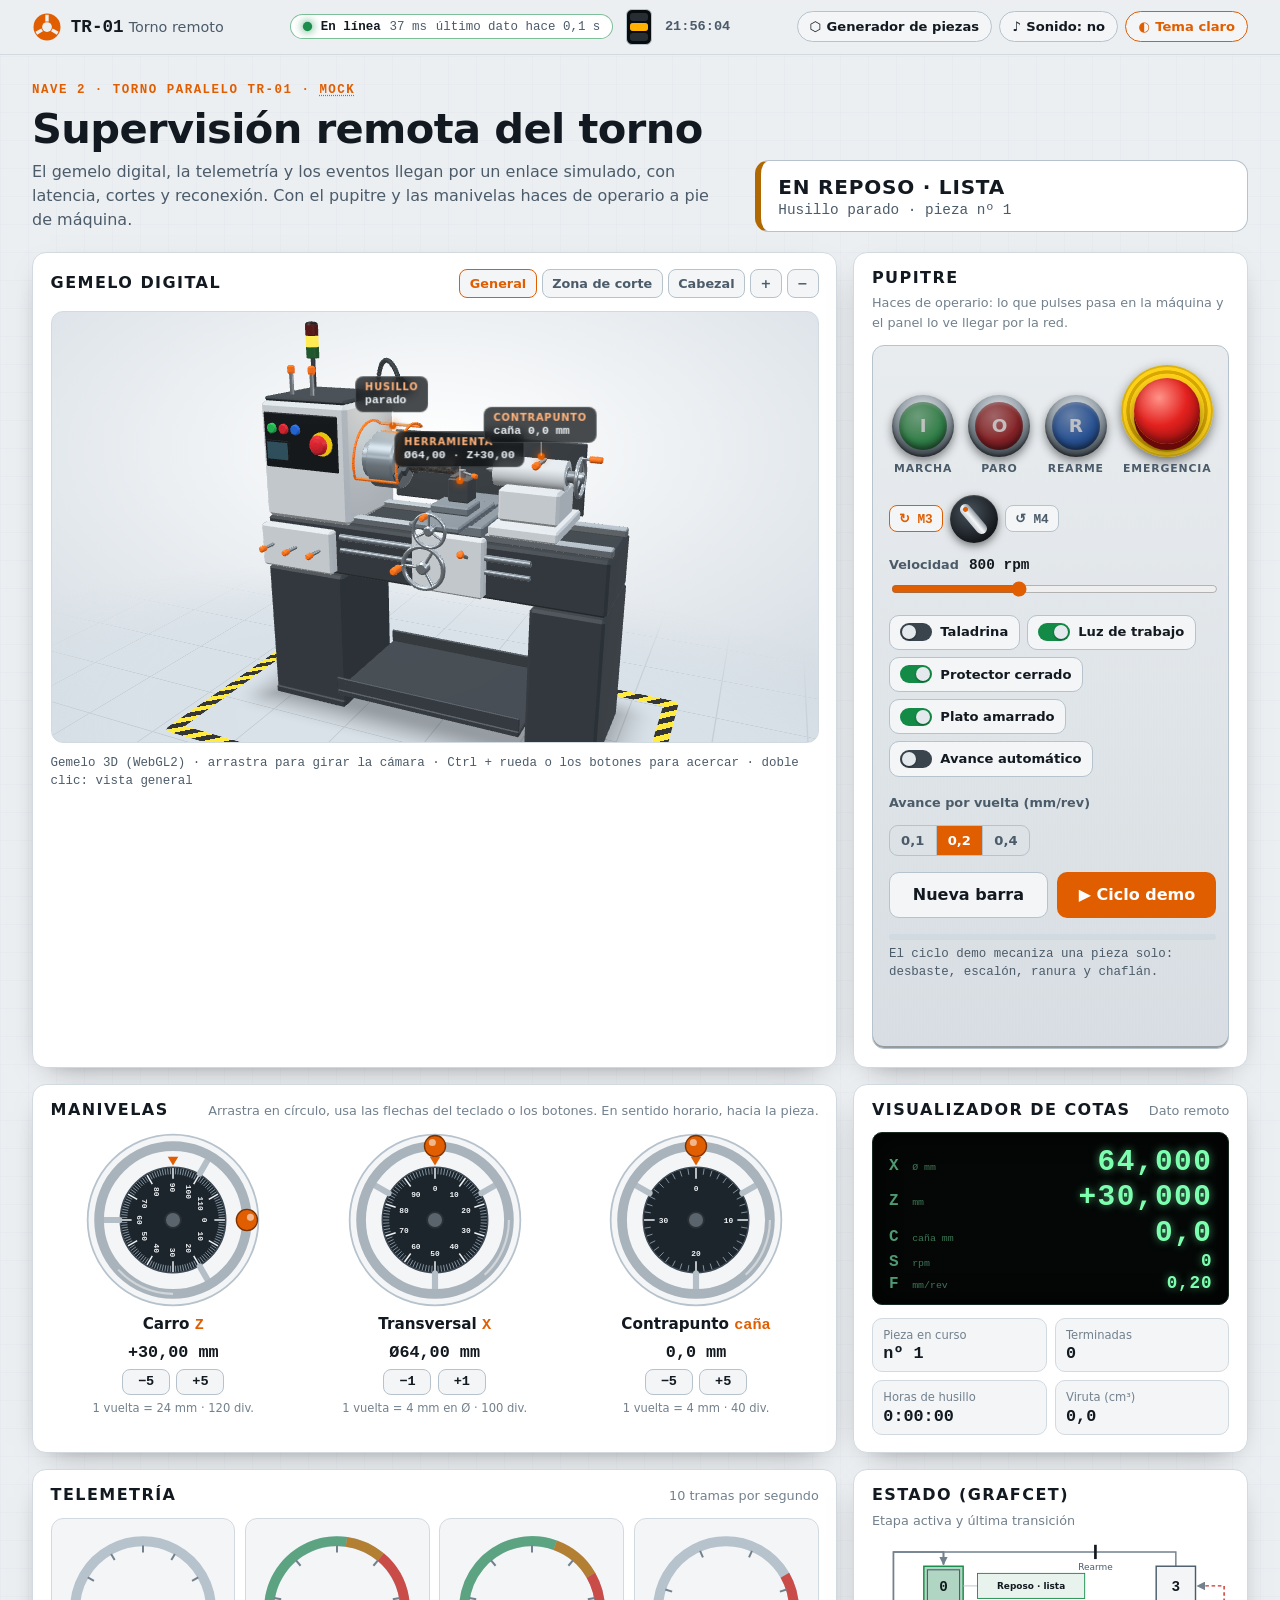
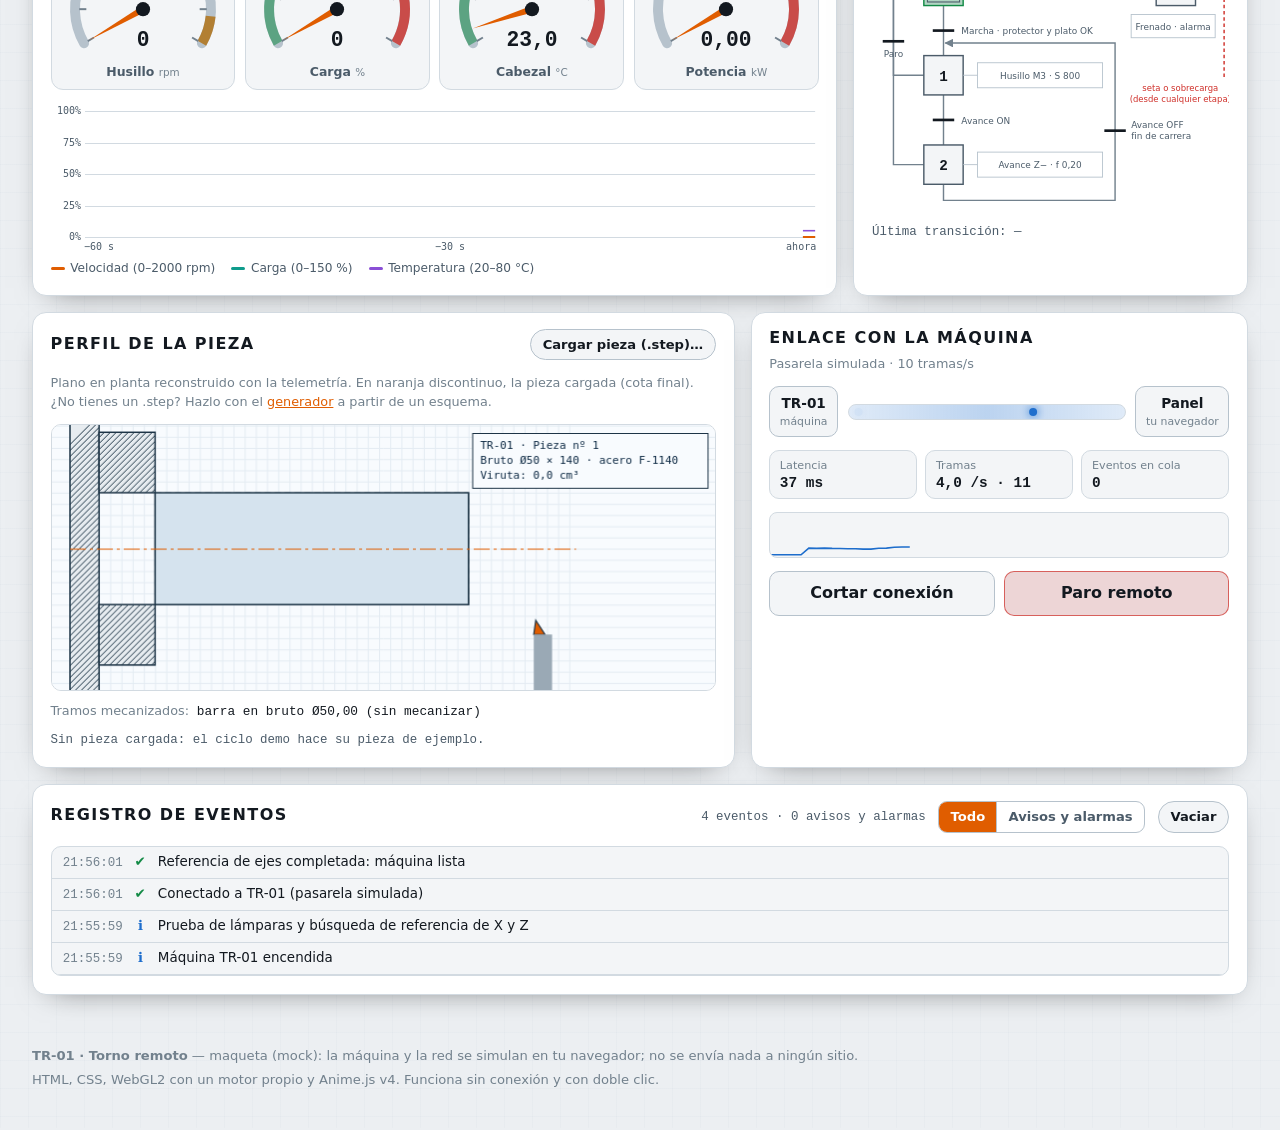
<file: index.html>
<!doctype html>
<html lang="es" data-tema="oscuro">
<head>
  <meta charset="utf-8">
  <meta name="viewport" content="width=device-width, initial-scale=1">
  <title>TR-01 · Torno remoto (mock)</title>
  <meta name="description" content="Panel de supervisión remota de un torno paralelo simulado: gemelo digital 3D, telemetría, GRAFCET, registro de eventos, pupitre y manivelas.">
  <meta name="color-scheme" content="dark light">
  <link rel="icon" href="data:image/svg+xml,%3Csvg%20xmlns%3D'http%3A%2F%2Fwww.w3.org%2F2000%2Fsvg'%20viewBox%3D'0%200%2040%2040'%3E%3Ccircle%20cx%3D'20'%20cy%3D'20'%20r%3D'18'%20fill%3D'%23ff7a1a'%2F%3E%3Ccircle%20cx%3D'20'%20cy%3D'20'%20r%3D'6.5'%20fill%3D'%2315191d'%2F%3E%3Cpath%20d%3D'M20%203.5v9M5.7%2028.3l7.8-4.5M34.3%2028.3l-7.8-4.5'%20stroke%3D'%2315191d'%20stroke-width%3D'4.5'%2F%3E%3C%2Fsvg%3E">
  <link rel="stylesheet" href="css/estilos.css">
  <!-- Scripts CLÁSICOS con defer, en orden de dependencias: la web se abre con DOBLE CLIC (file://).
       Cada archivo publica lo que comparte en window.Torno; main.js va el último y lo arranca todo. -->
  <script defer src="vendor/anime.umd.min.js"></script>
  <script defer src="js/soporte.js"></script>
  <script defer src="js/gl.js"></script>
  <script defer src="js/maquina.js"></script>
  <script defer src="js/remoto.js"></script>
  <script defer src="js/enlace.js"></script>
  <script defer src="js/telemetria.js"></script>
  <script defer src="js/registro.js"></script>
  <script defer src="js/grafcet.js"></script>
  <script defer src="js/step.js"></script>      <!-- leer/escribir STEP (también lo usa generador.html) -->
  <script defer src="js/cam.js"></script>       <!-- pasadas del ciclo demo a partir de la pieza cargada -->
  <script defer src="js/objetivo.js"></script>  <!-- la pieza cargada desde un .step -->
  <script defer src="js/perfil2d.js"></script>
  <script defer src="js/escena3d.js"></script>
  <script defer src="js/botonera.js"></script>
  <script defer src="js/manivelas.js"></script>
  <script defer src="js/demo.js"></script>
  <script defer src="js/sonido.js"></script>
  <script defer src="js/main.js"></script>
</head>
<body>
  <a class="saltar" href="#contenido">Saltar al contenido</a>

  <header class="cabecera">
    <div class="marca">
      <svg class="marca__icono" viewBox="0 0 40 40" aria-hidden="true"><circle cx="20" cy="20" r="18"/><circle class="marca__hueco" cx="20" cy="20" r="6.5"/><path class="marca__garras" d="M20 3.5v9M5.7 28.3l7.8-4.5M34.3 28.3l-7.8-4.5"/></svg>
      <span class="marca__texto"><strong>TR-01</strong> <span>Torno remoto</span></span>
    </div>
    <div class="cabecera__estado">
      <p class="conexion" id="conexion" data-estado="conectando">
        <span class="led" aria-hidden="true"></span>
        <span id="conexion-texto">Conectando…</span>
        <span class="conexion__dato" id="latencia">— ms</span>
        <span class="conexion__dato conexion__ultimo" id="ultimo-dato">sin datos</span>
      </p>
      <div class="baliza" id="baliza" role="img" aria-label="Torre de señalización: apagada">
        <span class="baliza__luz baliza__luz--rojo"></span><span class="baliza__luz baliza__luz--ambar"></span><span class="baliza__luz baliza__luz--verde"></span>
      </div>
      <time class="reloj-cabecera" id="reloj">--:--:--</time>
    </div>
    <div class="cabecera__acciones">
      <a class="chip" href="generador.html" aria-label="Generador de piezas .step"><span aria-hidden="true">⬡</span> <span>Generador de piezas</span></a>
      <button class="chip" id="btn-sonido" type="button" aria-pressed="false"><span aria-hidden="true">♪</span> <span class="sonido__texto">Sonido: no</span></button>
      <button class="chip" id="btn-tema" type="button" aria-pressed="false"><span aria-hidden="true">◐</span> <span class="tema__texto">Tema oscuro</span></button>
    </div>
  </header>

  <main id="contenido">
    <section class="intro" aria-labelledby="titulo">
      <div class="intro__texto">
        <p class="antetitulo">Nave 2 · Torno paralelo TR-01 · <abbr title="Maqueta: la máquina y la red se simulan en tu navegador">mock</abbr></p>
        <h1 id="titulo">Supervisión remota del torno</h1>
        <p class="intro__entradilla">El gemelo digital, la telemetría y los eventos llegan por un enlace simulado, con latencia, cortes y reconexión. Con el pupitre y las manivelas haces de operario a pie de máquina.</p>
      </div>
      <div class="estado" id="estado-banner" data-estado="reposo" role="status" aria-live="polite">
        <div class="estado__caja">
          <p class="estado__titulo" id="estado-titulo">Conectando…</p>
          <p class="estado__detalle" id="estado-detalle">Esperando la primera trama de TR-01</p>
        </div>
      </div>
    </section>

    <div class="tablero">
      <!-- ============ GEMELO DIGITAL (WebGL2; alternativa: plano 2D) ============ -->
      <section class="tarjeta gemelo" id="gemelo" aria-labelledby="gemelo-titulo">
        <header class="tarjeta__cabecera">
          <h2 id="gemelo-titulo">Gemelo digital</h2>
          <div class="gemelo__vistas" role="group" aria-label="Cámara del gemelo">
            <button type="button" data-vista="general" aria-pressed="true">General</button>
            <button type="button" data-vista="corte" aria-pressed="false">Zona de corte</button>
            <button type="button" data-vista="cabezal" aria-pressed="false">Cabezal</button>
            <button type="button" data-zoom="+" aria-label="Acercar la cámara">+</button>
            <button type="button" data-zoom="-" aria-label="Alejar la cámara">−</button>
          </div>
        </header>
        <div class="gemelo__lienzo">
          <canvas id="lienzo-3d" role="img" aria-label="Gemelo digital del torno"></canvas>
          <canvas id="lienzo-plano" role="img" aria-label="Plano en planta del torno (vista alternativa)" hidden></canvas>
          <!-- Etiquetas con datos pegadas a la máquina: HTML real colocado con la proyección 3D (decorativas: los
               mismos datos están en la telemetría, por eso aria-hidden) -->
          <div class="etiquetas" aria-hidden="true">
            <div class="etiqueta" data-ancla="husillo"><div class="etiqueta__caja"><b>Husillo</b><span class="etiqueta__valor">parado</span></div></div>
            <div class="etiqueta" data-ancla="herramienta"><div class="etiqueta__caja"><b>Herramienta</b><span class="etiqueta__valor">—</span></div></div>
            <div class="etiqueta" data-ancla="contrapunto"><div class="etiqueta__caja"><b>Contrapunto</b><span class="etiqueta__valor">—</span></div></div>
          </div>
          <div class="aviso-conexion" id="aviso-conexion" hidden><span aria-hidden="true">⦸</span> <span id="aviso-conexion-texto">Conectando…</span></div>
          <noscript><p class="sin-js">Activa JavaScript para ver el gemelo 3D y los datos simulados.</p></noscript>
        </div>
        <p class="estado-linea" id="estado-3d" role="status">Cargando el gemelo…</p>
      </section>

      <!-- ============ PUPITRE: hace de operario (manda sobre la máquina simulada) ============ -->
      <section class="tarjeta pupitre" id="pupitre" aria-labelledby="pupitre-titulo">
        <header class="tarjeta__cabecera">
          <h2 id="pupitre-titulo">Pupitre</h2>
          <p class="tarjeta__nota">Haces de operario: lo que pulses pasa en la máquina y el panel lo ve llegar por la red.</p>
        </header>
        <div class="pupitre__placa">
          <div class="pupitre__grandes">
            <div class="mando" data-causa="marcha">
              <button class="pulsador pulsador--verde" id="btn-marcha" type="button" aria-label="Marcha: arrancar el husillo"><span class="pulsador__cap" aria-hidden="true">I</span></button>
              <span class="mando__rotulo" aria-hidden="true">Marcha</span>
            </div>
            <div class="mando">
              <button class="pulsador pulsador--rojo" id="btn-paro" type="button" aria-label="Paro del husillo"><span class="pulsador__cap" aria-hidden="true">O</span></button>
              <span class="mando__rotulo" aria-hidden="true">Paro</span>
            </div>
            <div class="mando" data-causa="rearme">
              <button class="pulsador pulsador--azul" id="btn-rearme" type="button" aria-label="Rearme de alarmas"><span class="pulsador__cap" aria-hidden="true">R</span></button>
              <span class="mando__rotulo" aria-hidden="true">Rearme</span>
            </div>
            <div class="mando mando--seta" data-causa="seta">
              <button class="seta" id="btn-seta" type="button" aria-pressed="false" aria-label="Seta de emergencia (vuelve a pulsar para desenclavarla)"><span class="seta__cabeza" aria-hidden="true"></span></button>
              <span class="mando__rotulo" aria-hidden="true">Emergencia</span>
            </div>
          </div>
          <div class="pupitre__fila">
            <div class="selector" role="group" aria-label="Sentido de giro del husillo">
              <button type="button" data-sentido="1" aria-pressed="true">↻ M3</button>
              <span class="selector__mando" aria-hidden="true"><span class="selector__flecha"></span></span>
              <button type="button" data-sentido="-1" aria-pressed="false">↺ M4</button>
            </div>
            <label class="consigna" for="consigna">
              <span class="consigna__rotulo">Velocidad <output id="consigna-valor" for="consigna">800 rpm</output></span>
              <input type="range" id="consigna" min="50" max="2000" step="10" value="800">
            </label>
          </div>
          <div class="pupitre__interruptores">
            <button class="interruptor" id="tg-refrigerante" type="button" role="switch" aria-checked="false"><span class="interruptor__pista" aria-hidden="true"><span class="interruptor__bola"></span></span><span class="interruptor__texto">Taladrina</span></button>
            <button class="interruptor" id="tg-luz" type="button" role="switch" aria-checked="true"><span class="interruptor__pista" aria-hidden="true"><span class="interruptor__bola"></span></span><span class="interruptor__texto">Luz de trabajo</span></button>
            <button class="interruptor" id="tg-protector" type="button" role="switch" aria-checked="true" data-causa="protector"><span class="interruptor__pista" aria-hidden="true"><span class="interruptor__bola"></span></span><span class="interruptor__texto">Protector cerrado</span></button>
            <button class="interruptor" id="tg-plato" type="button" role="switch" aria-checked="true" data-causa="plato"><span class="interruptor__pista" aria-hidden="true"><span class="interruptor__bola"></span></span><span class="interruptor__texto">Plato amarrado</span></button>
            <button class="interruptor" id="tg-avance" type="button" role="switch" aria-checked="false" data-causa="avance"><span class="interruptor__pista" aria-hidden="true"><span class="interruptor__bola"></span></span><span class="interruptor__texto">Avance automático</span></button>
          </div>
          <div class="pupitre__fila pupitre__fila--avance">
            <span class="pupitre__rotulo" id="rotulo-f">Avance por vuelta (mm/rev)</span>
            <div class="segmentado" role="group" aria-labelledby="rotulo-f">
              <button type="button" data-f="0.1" aria-pressed="false">0,1</button>
              <button type="button" data-f="0.2" aria-pressed="true">0,2</button>
              <button type="button" data-f="0.4" aria-pressed="false">0,4</button>
            </div>
          </div>
          <div class="pupitre__acciones">
            <button class="boton" id="btn-barra" type="button" data-causa="barra">Nueva barra</button>
            <button class="boton boton--acento" id="btn-demo" type="button" aria-pressed="false">▶ Ciclo demo</button>
          </div>
          <div class="demo">
            <div class="progreso" id="demo-progreso" aria-hidden="true"><span></span></div>
            <p class="estado-linea" id="demo-estado" aria-live="polite">El ciclo demo mecaniza una pieza solo: desbaste, escalón, ranura y chaflán.</p>
          </div>
          <p class="pupitre__aviso" id="pupitre-aviso" role="status"></p>
        </div>
      </section>

      <!-- ============ MANIVELAS ============ -->
      <section class="tarjeta manivelas" id="manivelas" aria-labelledby="manivelas-titulo">
        <header class="tarjeta__cabecera">
          <h2 id="manivelas-titulo">Manivelas</h2>
          <p class="tarjeta__nota">Arrastra en círculo, usa las flechas del teclado o los botones. En sentido horario, hacia la pieza.</p>
        </header>
        <div class="volantes">
          <div class="volante" data-eje="z">
            <div class="volante__rueda" role="slider" tabindex="0" aria-label="Volante del carro longitudinal, eje Z"></div>
            <h3 class="volante__nombre">Carro <span class="volante__eje">Z</span></h3>
            <p class="volante__valor"><output>+30,00 mm</output></p>
            <div class="volante__botones">
              <button type="button" data-paso="-1" aria-label="Carro 5 mm hacia el plato">−5</button>
              <button type="button" data-paso="1" aria-label="Carro 5 mm hacia el contrapunto">+5</button>
            </div>
            <p class="volante__pista">1 vuelta = 24 mm · 120 div.</p>
          </div>
          <div class="volante" data-eje="x">
            <div class="volante__rueda" role="slider" tabindex="0" aria-label="Volante del carro transversal, eje X"></div>
            <h3 class="volante__nombre">Transversal <span class="volante__eje">X</span></h3>
            <p class="volante__valor"><output>Ø64,00 mm</output></p>
            <div class="volante__botones">
              <button type="button" data-paso="-1" aria-label="Transversal: 1 mm menos de diámetro">−1</button>
              <button type="button" data-paso="1" aria-label="Transversal: 1 mm más de diámetro">+1</button>
            </div>
            <p class="volante__pista">1 vuelta = 4 mm en Ø · 100 div.</p>
          </div>
          <div class="volante" data-eje="c">
            <div class="volante__rueda" role="slider" tabindex="0" aria-label="Volante de la caña del contrapunto"></div>
            <h3 class="volante__nombre">Contrapunto <span class="volante__eje">caña</span></h3>
            <p class="volante__valor"><output>0,0 mm</output></p>
            <div class="volante__botones">
              <button type="button" data-paso="-1" aria-label="Recoger la caña 5 mm">−5</button>
              <button type="button" data-paso="1" aria-label="Sacar la caña 5 mm hacia la pieza">+5</button>
            </div>
            <p class="volante__pista">1 vuelta = 4 mm · 40 div.</p>
          </div>
        </div>
      </section>

      <!-- ============ VISUALIZADOR DE COTAS Y CONTADORES ============ -->
      <section class="tarjeta cotas" id="cotas" aria-labelledby="cotas-titulo">
        <header class="tarjeta__cabecera">
          <h2 id="cotas-titulo">Visualizador de cotas</h2>
          <p class="tarjeta__nota">Dato remoto</p>
        </header>
        <dl class="dro">
          <div class="dro__fila"><dt>X <small>Ø mm</small></dt><dd id="dro-x">—</dd></div>
          <div class="dro__fila"><dt>Z <small>mm</small></dt><dd id="dro-z">—</dd></div>
          <div class="dro__fila"><dt>C <small>caña mm</small></dt><dd id="dro-c">—</dd></div>
          <div class="dro__fila dro__fila--peq"><dt>S <small>rpm</small></dt><dd id="dro-s">—</dd></div>
          <div class="dro__fila dro__fila--peq"><dt>F <small>mm/rev</small></dt><dd id="dro-f">—</dd></div>
        </dl>
        <dl class="contadores">
          <div><dt>Pieza en curso</dt><dd>nº <span id="cont-numero">—</span></dd></div>
          <div><dt>Terminadas</dt><dd id="cont-piezas">—</dd></div>
          <div><dt>Horas de husillo</dt><dd id="cont-husillo">—</dd></div>
          <div><dt>Viruta (cm³)</dt><dd id="cont-viruta">—</dd></div>
        </dl>
      </section>

      <!-- ============ TELEMETRÍA ============ -->
      <section class="tarjeta telemetria" id="telemetria" aria-labelledby="telemetria-titulo">
        <header class="tarjeta__cabecera">
          <h2 id="telemetria-titulo">Telemetría</h2>
          <p class="tarjeta__nota">10 tramas por segundo</p>
        </header>
        <div class="relojes">
          <figure class="reloj" data-reloj="rpm"><figcaption>Husillo <small>rpm</small></figcaption></figure>
          <figure class="reloj" data-reloj="carga"><figcaption>Carga <small>%</small></figcaption></figure>
          <figure class="reloj" data-reloj="temp"><figcaption>Cabezal <small>°C</small></figcaption></figure>
          <figure class="reloj" data-reloj="potencia"><figcaption>Potencia <small>kW</small></figcaption></figure>
        </div>
        <figure class="tendencia">
          <canvas id="lienzo-tendencia" role="img" aria-label="Gráfica de los últimos 60 segundos: velocidad, carga y temperatura"></canvas>
          <figcaption class="leyenda">
            <span class="leyenda__item leyenda__item--rpm">Velocidad (0–2000 rpm)</span>
            <span class="leyenda__item leyenda__item--carga">Carga (0–150 %)</span>
            <span class="leyenda__item leyenda__item--temp">Temperatura (20–80 °C)</span>
          </figcaption>
        </figure>
      </section>

      <!-- ============ GRAFCET (el SVG se entiende sin JS; grafcet.js enciende la etapa activa) ============ -->
      <section class="tarjeta grafcet" id="grafcet" aria-labelledby="grafcet-titulo">
        <header class="tarjeta__cabecera">
          <h2 id="grafcet-titulo">Estado (GRAFCET)</h2>
          <p class="tarjeta__nota">Etapa activa y última transición</p>
        </header>
        <svg class="grafcet__svg" viewBox="0 0 400 300" role="img" aria-labelledby="grafcet-desc">
          <title id="grafcet-desc">GRAFCET del torno: etapa 0 reposo, 1 husillo en marcha, 2 avance automático y 3 emergencia</title>
          <defs>
            <marker id="g-flecha" viewBox="0 0 10 10" refX="9" refY="5" markerWidth="6" markerHeight="6" orient="auto-start-reverse"><path d="M0 0 L10 5 L0 10 Z" class="g-flecha"/></marker>
          </defs>
          <path id="g-c01" class="g-enlace" d="M80 70 V126"/>
          <path id="g-c12" class="g-enlace" d="M80 170 V226"/>
          <path id="g-c21" class="g-enlace" d="M80 270 V288 H272 V112 H82" marker-end="url(#g-flecha)"/>
          <path id="g-c10" class="g-enlace" d="M58 148 H24 V10 H80 V24" marker-end="url(#g-flecha)"/>
          <path id="g-c20" class="g-enlace" d="M58 248 H24 V10 H80 V24"/>
          <path id="g-c30" class="g-enlace" d="M340 26 V10 H80 V24"/>
          <path id="g-cx3" class="g-enlace g-enlace--forzado" d="M394 150 V48 H364" marker-end="url(#g-flecha)"/>
          <g id="g-t01" class="g-trans"><line x1="68" y1="98" x2="92" y2="98"/><text x="100" y="102">Marcha · protector y plato OK</text></g>
          <g id="g-t12" class="g-trans"><line x1="68" y1="198" x2="92" y2="198"/><text x="100" y="202">Avance ON</text></g>
          <g id="g-t21" class="g-trans"><line x1="260" y1="210" x2="284" y2="210"/><text x="290" y="207">Avance OFF</text><text x="290" y="219">fin de carrera</text></g>
          <g id="g-tparo" class="g-trans"><line x1="12" y1="110" x2="36" y2="110"/><text x="24" y="128" text-anchor="middle">Paro</text></g>
          <g id="g-t30" class="g-trans"><line x1="250" y1="2" x2="250" y2="18"/><text x="250" y="30" text-anchor="middle">Rearme</text></g>
          <g id="g-tforzado" class="g-trans g-trans--forzado"><text x="345" y="166" text-anchor="middle">seta o sobrecarga</text><text x="345" y="178" text-anchor="middle">(desde cualquier etapa)</text></g>
          <g id="g-etapa-0" class="g-etapa g-etapa--inicial">
            <rect class="g-caja" x="58" y="26" width="44" height="44"/><rect class="g-caja-interior" x="62" y="30" width="36" height="36"/>
            <text class="g-num" x="80" y="54">0</text>
            <line class="g-unir" x1="102" y1="48" x2="118" y2="48"/><rect class="g-accion" x="118" y="34" width="120" height="28"/>
            <text class="g-accion-texto" x="178" y="52">Reposo · lista</text>
          </g>
          <g id="g-etapa-1" class="g-etapa">
            <rect class="g-caja" x="58" y="126" width="44" height="44"/><text class="g-num" x="80" y="154">1</text>
            <line class="g-unir" x1="102" y1="148" x2="118" y2="148"/><rect class="g-accion" x="118" y="134" width="140" height="28"/>
            <text class="g-accion-texto" id="g-accion-1" x="188" y="152">Husillo M3 · S 800</text>
          </g>
          <g id="g-etapa-2" class="g-etapa">
            <rect class="g-caja" x="58" y="226" width="44" height="44"/><text class="g-num" x="80" y="254">2</text>
            <line class="g-unir" x1="102" y1="248" x2="118" y2="248"/><rect class="g-accion" x="118" y="234" width="140" height="28"/>
            <text class="g-accion-texto" id="g-accion-2" x="188" y="252">Avance Z− · f 0,20</text>
          </g>
          <g id="g-etapa-3" class="g-etapa g-etapa--emergencia">
            <rect class="g-caja" x="318" y="26" width="44" height="44"/><text class="g-num" x="340" y="54">3</text>
            <rect class="g-accion" x="290" y="80" width="94" height="26"/><text class="g-accion-texto" x="337" y="97">Frenado · alarma</text>
          </g>
          <circle id="g-pulso" class="g-pulso" r="5" cx="0" cy="0"/>
        </svg>
        <p class="estado-linea" id="grafcet-motivo">Última transición: —</p>
      </section>

      <!-- ============ PERFIL DE LA PIEZA (plano 2D) ============ -->
      <section class="tarjeta perfil" id="perfil" aria-labelledby="perfil-titulo">
        <header class="tarjeta__cabecera">
          <h2 id="perfil-titulo">Perfil de la pieza</h2>
          <!-- Carga de la pieza a mecanizar: el botón abre la ventana de búsqueda de archivos del sistema -->
          <div class="perfil__acciones">
            <button class="chip" id="btn-cargar-step" type="button">Cargar pieza (.step)…</button>
            <button class="chip" id="btn-voltear-step" type="button" hidden title="Cambia qué extremo de la pieza queda en la cara libre">⇄ Voltear</button>
            <button class="chip" id="btn-quitar-step" type="button" hidden>Quitar</button>
            <input type="file" id="archivo-step" accept=".step,.stp,.STEP,.STP" hidden>
          </div>
        </header>
        <p class="tarjeta__nota">Plano en planta reconstruido con la telemetría. En naranja discontinuo, la pieza cargada (cota final). ¿No tienes un .step? Hazlo con el <a href="generador.html">generador</a> a partir de un esquema.</p>
        <canvas id="lienzo-perfil" role="img" aria-label="Plano de la pieza"></canvas>
        <p class="perfil__tramos"><span class="perfil__rotulo">Tramos mecanizados:</span> <span id="perfil-tramos">barra en bruto Ø50,00 (sin mecanizar)</span></p>
        <p class="estado-linea perfil__objetivo" id="perfil-objetivo" role="status" data-nivel="info">Sin pieza cargada: el ciclo demo hace su pieza de ejemplo.</p>
      </section>

      <!-- ============ ENLACE CON LA MÁQUINA ============ -->
      <section class="tarjeta enlace" id="enlace" aria-labelledby="enlace-titulo">
        <header class="tarjeta__cabecera">
          <h2 id="enlace-titulo">Enlace con la máquina</h2>
          <p class="tarjeta__nota">Pasarela simulada · 10 tramas/s</p>
        </header>
        <div class="enlace__diagrama">
          <span class="nodo"><b>TR-01</b><small>máquina</small></span>
          <div class="enlace__pista" id="enlace-pista" aria-hidden="true"></div>
          <span class="nodo"><b>Panel</b><small>tu navegador</small></span>
        </div>
        <dl class="enlace__datos">
          <div><dt>Latencia</dt><dd id="dato-latencia">—</dd></div>
          <div><dt>Tramas</dt><dd id="dato-tramas">—</dd></div>
          <div><dt>Eventos en cola</dt><dd id="dato-cola">0</dd></div>
        </dl>
        <svg class="enlace__grafica" viewBox="0 0 200 40" preserveAspectRatio="none" role="img" aria-label="Latencia de los últimos 6 segundos"><polyline id="enlace-latencias" points=""/></svg>
        <div class="enlace__acciones">
          <button class="boton" id="btn-conexion" type="button" aria-pressed="false" disabled>Espera…</button>
          <button class="boton boton--peligro" id="btn-paro-remoto" type="button">Paro remoto</button>
        </div>
      </section>

      <!-- ============ REGISTRO DE EVENTOS ============ -->
      <section class="tarjeta registro" id="registro" aria-labelledby="registro-titulo">
        <header class="tarjeta__cabecera">
          <h2 id="registro-titulo">Registro de eventos</h2>
          <div class="registro__herramientas">
            <span class="registro__cuentas"><span id="cuenta-eventos">0</span> eventos · <span id="cuenta-alarmas">0</span> avisos y alarmas</span>
            <div class="segmentado" role="group" aria-label="Filtro del registro">
              <button type="button" data-filtro="todo" aria-pressed="true">Todo</button>
              <button type="button" data-filtro="alertas" aria-pressed="false">Avisos y alarmas</button>
            </div>
            <button class="chip" type="button" id="btn-vaciar">Vaciar</button>
          </div>
        </header>
        <ol class="eventos" id="lista-eventos" role="log" aria-live="polite" aria-label="Eventos recibidos de la máquina"></ol>
      </section>
    </div>
  </main>

  <footer class="pie">
    <p><strong>TR-01 · Torno remoto</strong> — maqueta (mock): la máquina y la red se simulan en tu navegador; no se envía nada a ningún sitio.</p>
    <p>HTML, CSS, WebGL2 con un motor propio y Anime.js v4. Funciona sin conexión y con doble clic.</p>
  </footer>
</body>
</html>
</file>
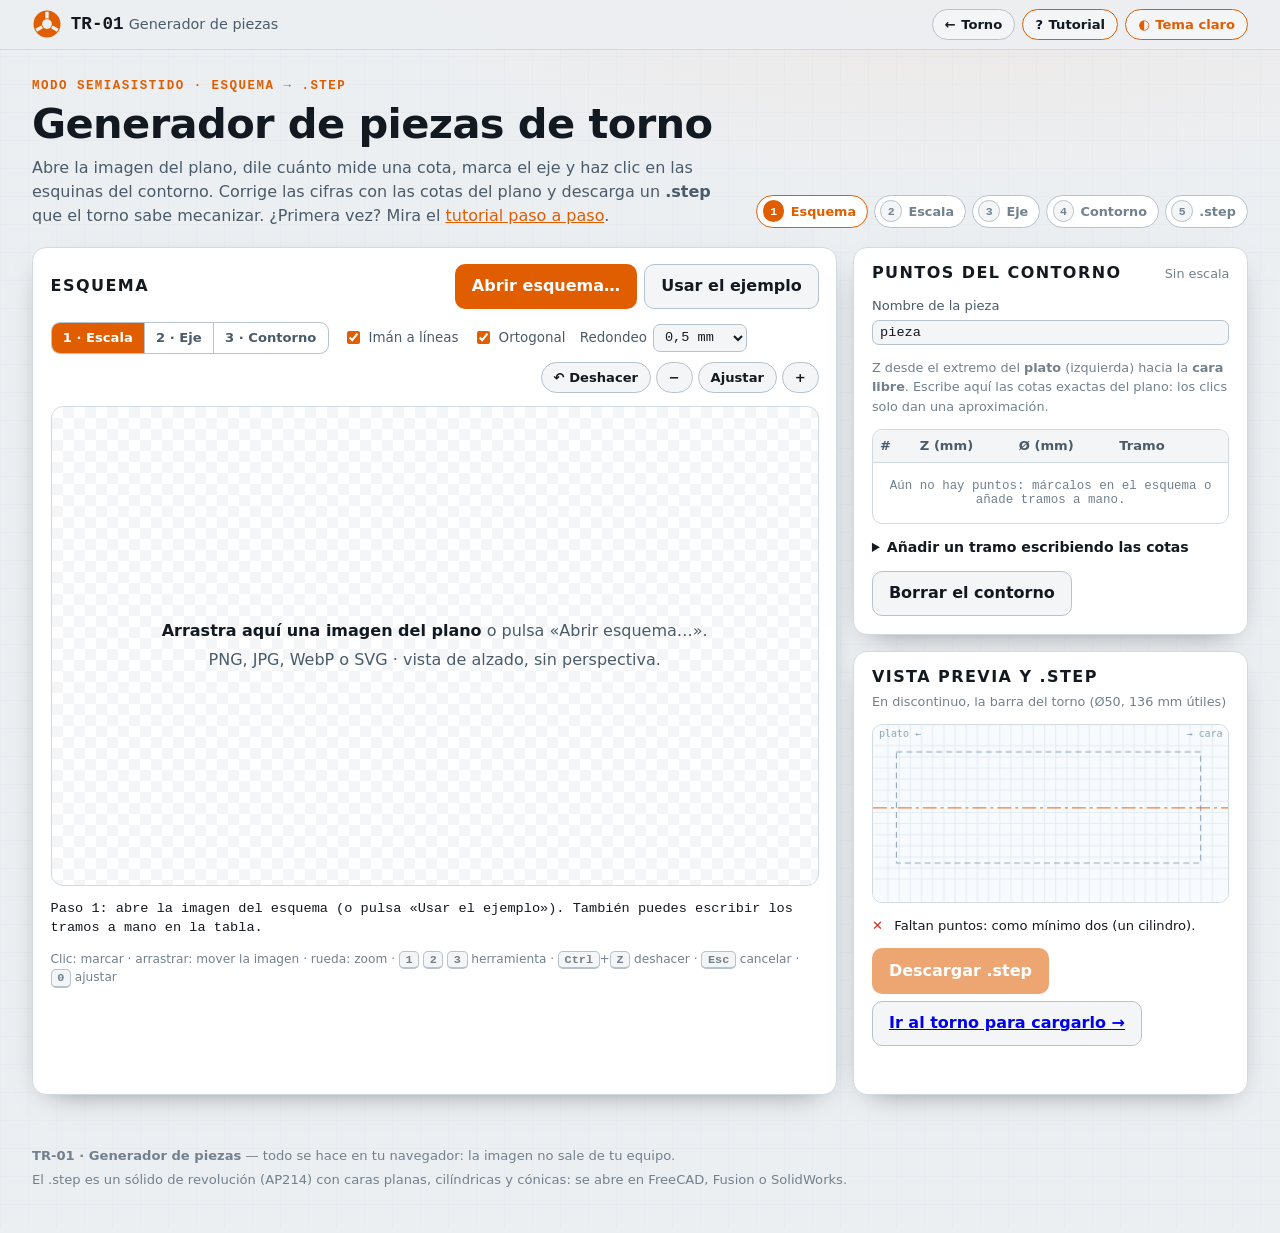
<file: generador.html>
<!doctype html>
<html lang="es" data-tema="oscuro">
<head>
  <meta charset="utf-8">
  <meta name="viewport" content="width=device-width, initial-scale=1">
  <title>TR-01 · Generador de piezas .step</title>
  <meta name="description" content="Convierte la imagen de un esquema de mecanizado en una pieza de revolución .step: calibra la escala, marca el eje y el contorno, corrige las cotas y descarga el archivo.">
  <meta name="color-scheme" content="dark light">
  <link rel="icon" href="data:image/svg+xml,%3Csvg%20xmlns%3D'http%3A%2F%2Fwww.w3.org%2F2000%2Fsvg'%20viewBox%3D'0%200%2040%2040'%3E%3Ccircle%20cx%3D'20'%20cy%3D'20'%20r%3D'18'%20fill%3D'%23ff7a1a'%2F%3E%3Ccircle%20cx%3D'20'%20cy%3D'20'%20r%3D'6.5'%20fill%3D'%2315191d'%2F%3E%3Cpath%20d%3D'M20%203.5v9M5.7%2028.3l7.8-4.5M34.3%2028.3l-7.8-4.5'%20stroke%3D'%2315191d'%20stroke-width%3D'4.5'%2F%3E%3C%2Fsvg%3E">
  <link rel="stylesheet" href="css/estilos.css">
  <link rel="stylesheet" href="css/generador.css">
  <!-- Scripts clásicos con defer (doble clic, file://). step.js es el MISMO que usa el torno para leer. -->
  <script defer src="js/soporte.js"></script>
  <script defer src="js/step.js"></script>
  <script defer src="js/ejemplo-esquema.js"></script>
  <script defer src="js/tema-paginas.js"></script>
  <script defer src="js/generador.js"></script>
</head>
<body class="pagina-generador">
  <a class="saltar" href="#contenido">Saltar al contenido</a>
  <header class="cabecera">
    <div class="marca">
      <svg class="marca__icono" viewBox="0 0 40 40" aria-hidden="true"><circle cx="20" cy="20" r="18"/><circle class="marca__hueco" cx="20" cy="20" r="6.5"/><path class="marca__garras" d="M20 3.5v9M5.7 28.3l7.8-4.5M34.3 28.3l-7.8-4.5"/></svg>
      <span class="marca__texto"><strong>TR-01</strong> <span>Generador de piezas</span></span>
    </div>
    <nav class="cabecera__acciones" aria-label="Páginas">
      <a class="chip" href="index.html" aria-label="Volver al torno"><span aria-hidden="true">←</span> <span>Torno</span></a>
      <a class="chip chip--acento" href="tutorial.html" aria-label="Tutorial del modo semiasistido"><span aria-hidden="true">?</span> <span>Tutorial</span></a>
      <button class="chip" id="btn-tema" type="button" aria-pressed="false"><span aria-hidden="true">◐</span> <span class="tema__texto">Tema oscuro</span></button>
    </nav>
  </header>

  <main id="contenido" class="gen">
    <section class="intro gen__intro" aria-labelledby="titulo">
      <div class="intro__texto">
        <p class="antetitulo">Modo semiasistido · esquema → .step</p>
        <h1 id="titulo">Generador de piezas de torno</h1>
        <p class="intro__entradilla">Abre la imagen del plano, dile cuánto mide una cota, marca el eje y haz clic en las esquinas del contorno. Corrige las cifras con las cotas del plano y descarga un <strong>.step</strong> que el torno sabe mecanizar. ¿Primera vez? Mira el <a href="tutorial.html">tutorial paso a paso</a>.</p>
      </div>
      <ol class="pasos" id="pasos" aria-label="Progreso">
        <li data-paso="imagen">Esquema</li><li data-paso="escala">Escala</li><li data-paso="eje">Eje</li><li data-paso="contorno">Contorno</li><li data-paso="exportar">.step</li>
      </ol>
    </section>

    <div class="gen__tablero">
      <!-- ============ ESQUEMA (imagen + marcas) ============ -->
      <section class="tarjeta gen__esquema" aria-labelledby="esquema-titulo">
        <header class="tarjeta__cabecera">
          <h2 id="esquema-titulo">Esquema</h2>
          <div class="gen__barra">
            <button class="boton boton--acento" id="btn-abrir" type="button">Abrir esquema…</button>
            <button class="boton" id="btn-ejemplo" type="button">Usar el ejemplo</button>
            <input type="file" id="archivo-imagen" accept="image/*,.svg" hidden>
          </div>
        </header>
        <div class="gen__herramientas">
          <div class="segmentado" role="group" aria-label="Herramienta">
            <button type="button" data-modo="escala" aria-pressed="false" title="Atajo: 1">1 · Escala</button>
            <button type="button" data-modo="eje" aria-pressed="false" title="Atajo: 2">2 · Eje</button>
            <button type="button" data-modo="contorno" aria-pressed="false" title="Atajo: 3">3 · Contorno</button>
          </div>
          <label class="casilla"><input type="checkbox" id="opt-iman" checked> Imán a líneas</label>
          <label class="casilla"><input type="checkbox" id="opt-orto" checked> Ortogonal</label>
          <label class="casilla">Redondeo
            <select id="opt-redondeo">
              <option value="0.01">0,01 mm</option><option value="0.1">0,1 mm</option><option value="0.5" selected>0,5 mm</option><option value="1">1 mm</option>
            </select>
          </label>
          <div class="gen__zoom" role="group" aria-label="Zoom">
            <button class="chip" type="button" id="btn-deshacer" title="Ctrl + Z">↶ Deshacer</button>
            <button class="chip" type="button" data-zoom="-" aria-label="Alejar">−</button>
            <button class="chip" type="button" data-zoom="ajustar" title="Atajo: 0">Ajustar</button>
            <button class="chip" type="button" data-zoom="+" aria-label="Acercar">+</button>
          </div>
        </div>
        <div class="gen__lienzo" id="zona-lienzo">
          <canvas id="lienzo-esquema" tabindex="0" role="img" aria-label="Esquema cargado con las marcas de escala, eje y contorno" data-verificar-scroll="0"></canvas>
          <div class="gen__vacio" id="vacio">
            <p><strong>Arrastra aquí una imagen del plano</strong> o pulsa «Abrir esquema…».</p>
            <p>PNG, JPG, WebP o SVG · vista de alzado, sin perspectiva.</p>
          </div>
          <!-- Formulario de la escala: aparece tras marcar los dos extremos de la cota -->
          <form class="gen__escala" id="form-escala" hidden>
            <label for="escala-mm">¿Cuánto mide esa cota en el plano?</label>
            <span class="gen__fila"><input type="number" id="escala-mm" min="0.1" step="0.01" required inputmode="decimal"> mm
            <button class="boton boton--acento" type="submit">Aceptar</button><button class="boton" type="button" id="escala-cancelar">Cancelar</button></span>
          </form>
        </div>
        <p class="estado-linea gen__ayuda" id="ayuda" role="status" aria-live="polite">Paso 1: abre la imagen del esquema (o usa el ejemplo).</p>
        <p class="gen__atajos">Clic: marcar · arrastrar: mover la imagen · rueda: zoom · <kbd>1</kbd> <kbd>2</kbd> <kbd>3</kbd> herramienta · <kbd>Ctrl</kbd>+<kbd>Z</kbd> deshacer · <kbd>Esc</kbd> cancelar · <kbd>0</kbd> ajustar</p>
      </section>

      <!-- ============ DATOS DE LA PIEZA (tabla editable) ============ -->
      <section class="tarjeta gen__datos" aria-labelledby="datos-titulo">
        <header class="tarjeta__cabecera">
          <h2 id="datos-titulo">Puntos del contorno</h2>
          <p class="tarjeta__nota" id="escala-info">Sin escala</p>
        </header>
        <label class="campo">Nombre de la pieza <input type="text" id="nombre" value="pieza" maxlength="40" spellcheck="false"></label>
        <p class="tarjeta__nota">Z desde el extremo del <strong>plato</strong> (izquierda) hacia la <strong>cara libre</strong>. Escribe aquí las cotas exactas del plano: los clics solo dan una aproximación.</p>
        <div class="gen__tabla-caja">
          <table class="gen__tabla">
            <thead><tr><th scope="col">#</th><th scope="col">Z (mm)</th><th scope="col">Ø (mm)</th><th scope="col">Tramo</th><th scope="col"><span class="visualmente-oculto">Quitar</span></th></tr></thead>
            <tbody id="tabla-puntos"><tr class="gen__tabla-vacia"><td colspan="5">Aún no hay puntos.</td></tr></tbody>
          </table>
        </div>
        <details class="gen__manual">
          <summary>Añadir un tramo escribiendo las cotas</summary>
          <form id="form-tramo" class="gen__tramo">
            <label>Ø inicial <input type="number" id="tramo-d0" min="1" step="0.01" placeholder="igual"></label>
            <label>Ø final <input type="number" id="tramo-d1" min="1" step="0.01" placeholder="igual"></label>
            <label>Longitud <input type="number" id="tramo-l" min="0.1" step="0.01" required></label>
            <button class="boton" type="submit">Añadir</button>
          </form>
          <p class="tarjeta__nota">Cilindro: deja el Ø final vacío. Cono o chaflán: pon los dos Ø. Si el Ø inicial cambia respecto al último punto, se crea un escalón.</p>
        </details>
        <div class="gen__botones">
          <button class="boton" id="btn-borrar" type="button">Borrar el contorno</button>
        </div>
      </section>

      <!-- ============ VISTA PREVIA Y EXPORTACIÓN ============ -->
      <section class="tarjeta gen__previa" aria-labelledby="previa-titulo">
        <header class="tarjeta__cabecera">
          <h2 id="previa-titulo">Vista previa y .step</h2>
          <p class="tarjeta__nota">En discontinuo, la barra del torno (Ø50, 136 mm útiles)</p>
        </header>
        <canvas id="lienzo-previa" role="img" aria-label="Plano de la pieza generada"></canvas>
        <ul class="comprobaciones" id="comprobaciones" aria-label="Comprobaciones"></ul>
        <div class="gen__botones">
          <button class="boton boton--acento" id="btn-descargar" type="button" disabled>Descargar .step</button>
          <a class="boton" href="index.html">Ir al torno para cargarlo →</a>
        </div>
        <p class="estado-linea" id="estado-descarga" role="status"></p>
      </section>
    </div>
  </main>

  <footer class="pie">
    <p><strong>TR-01 · Generador de piezas</strong> — todo se hace en tu navegador: la imagen no sale de tu equipo.</p>
    <p>El .step es un sólido de revolución (AP214) con caras planas, cilíndricas y cónicas: se abre en FreeCAD, Fusion o SolidWorks.</p>
  </footer>
</body>
</html>
</file>
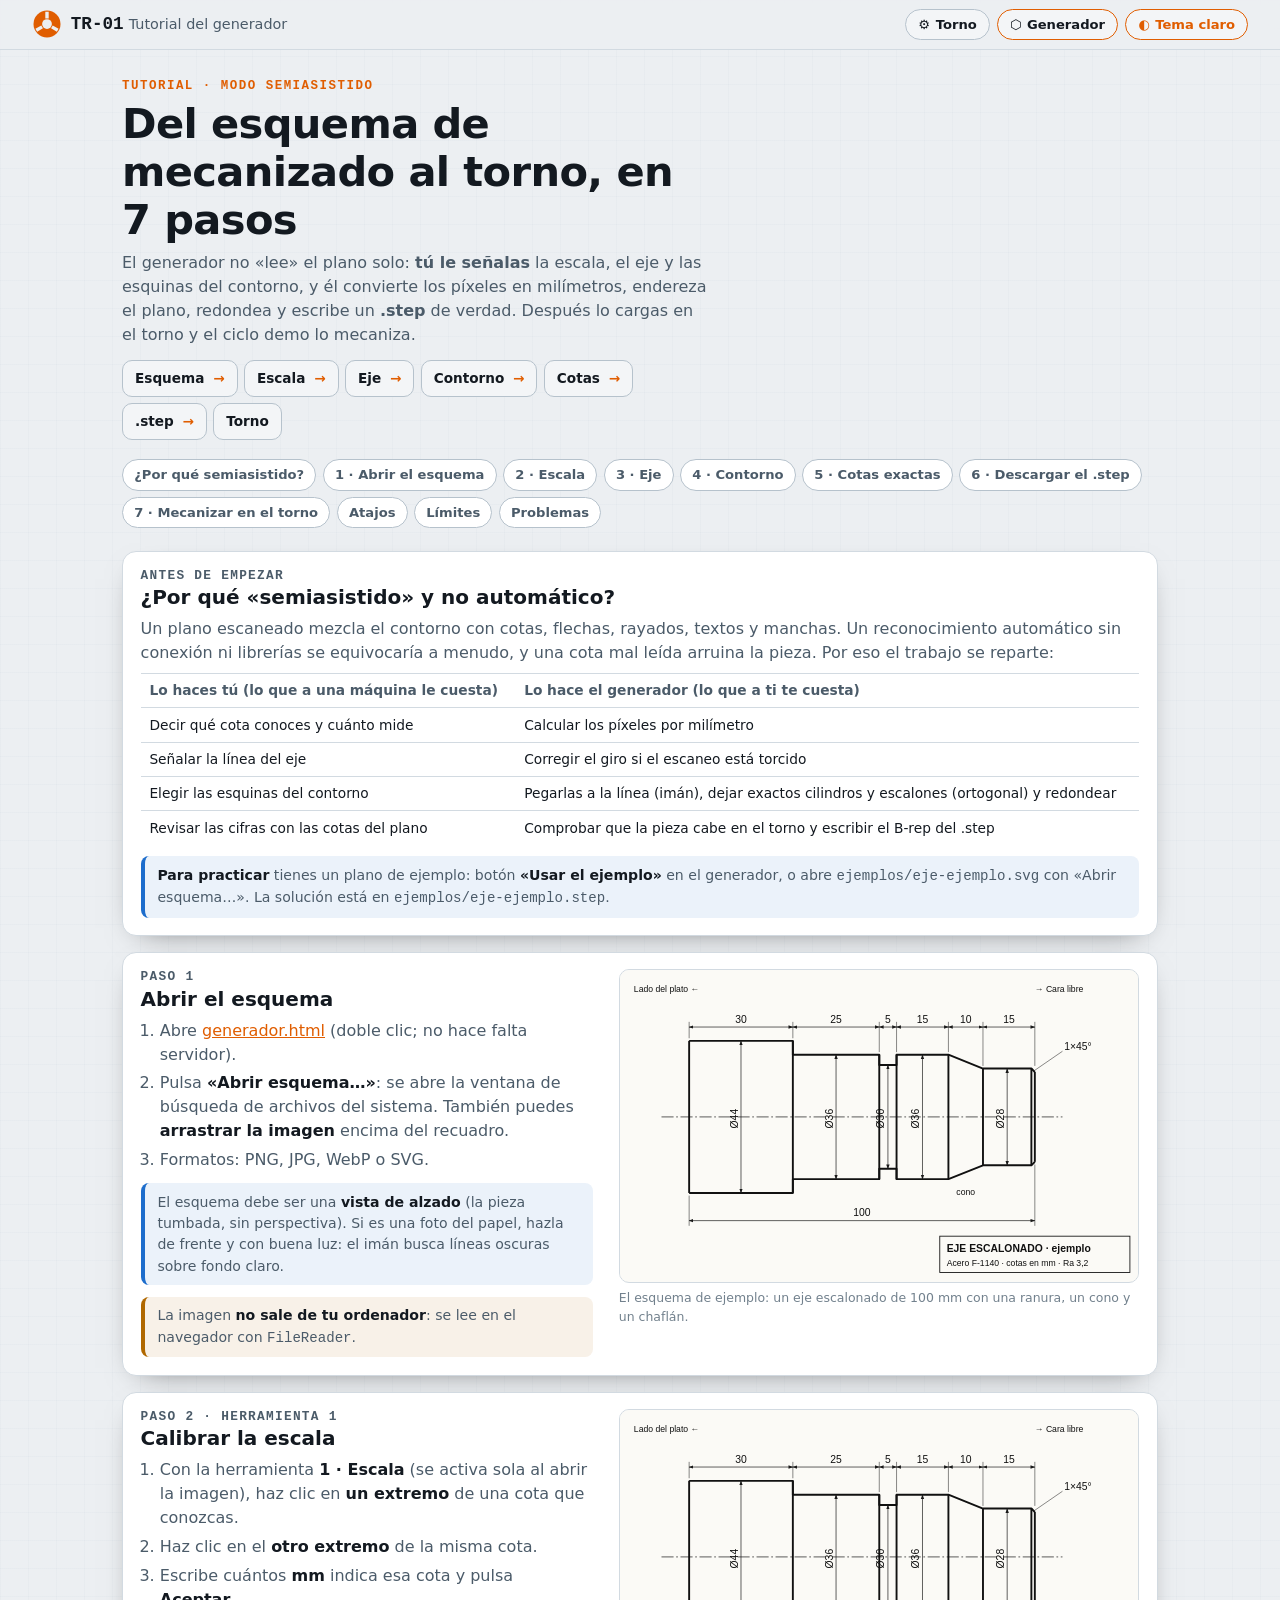
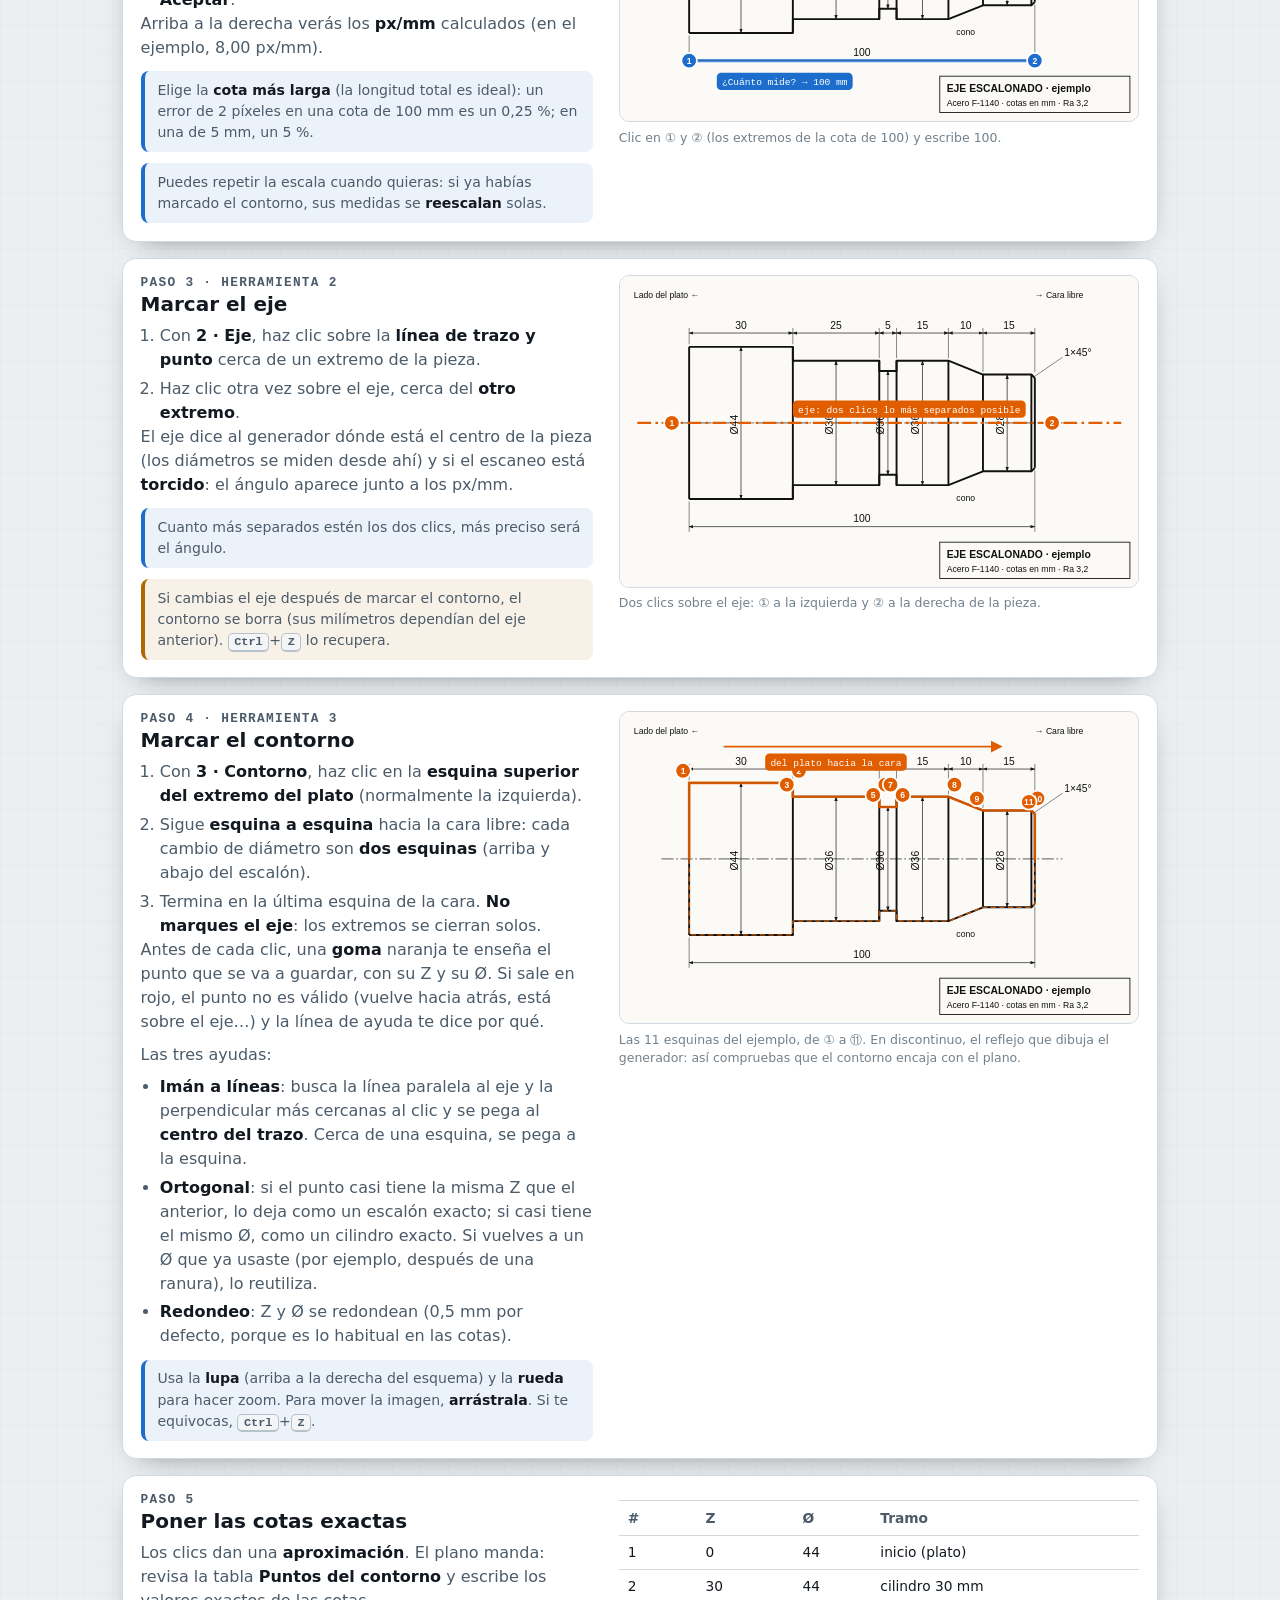
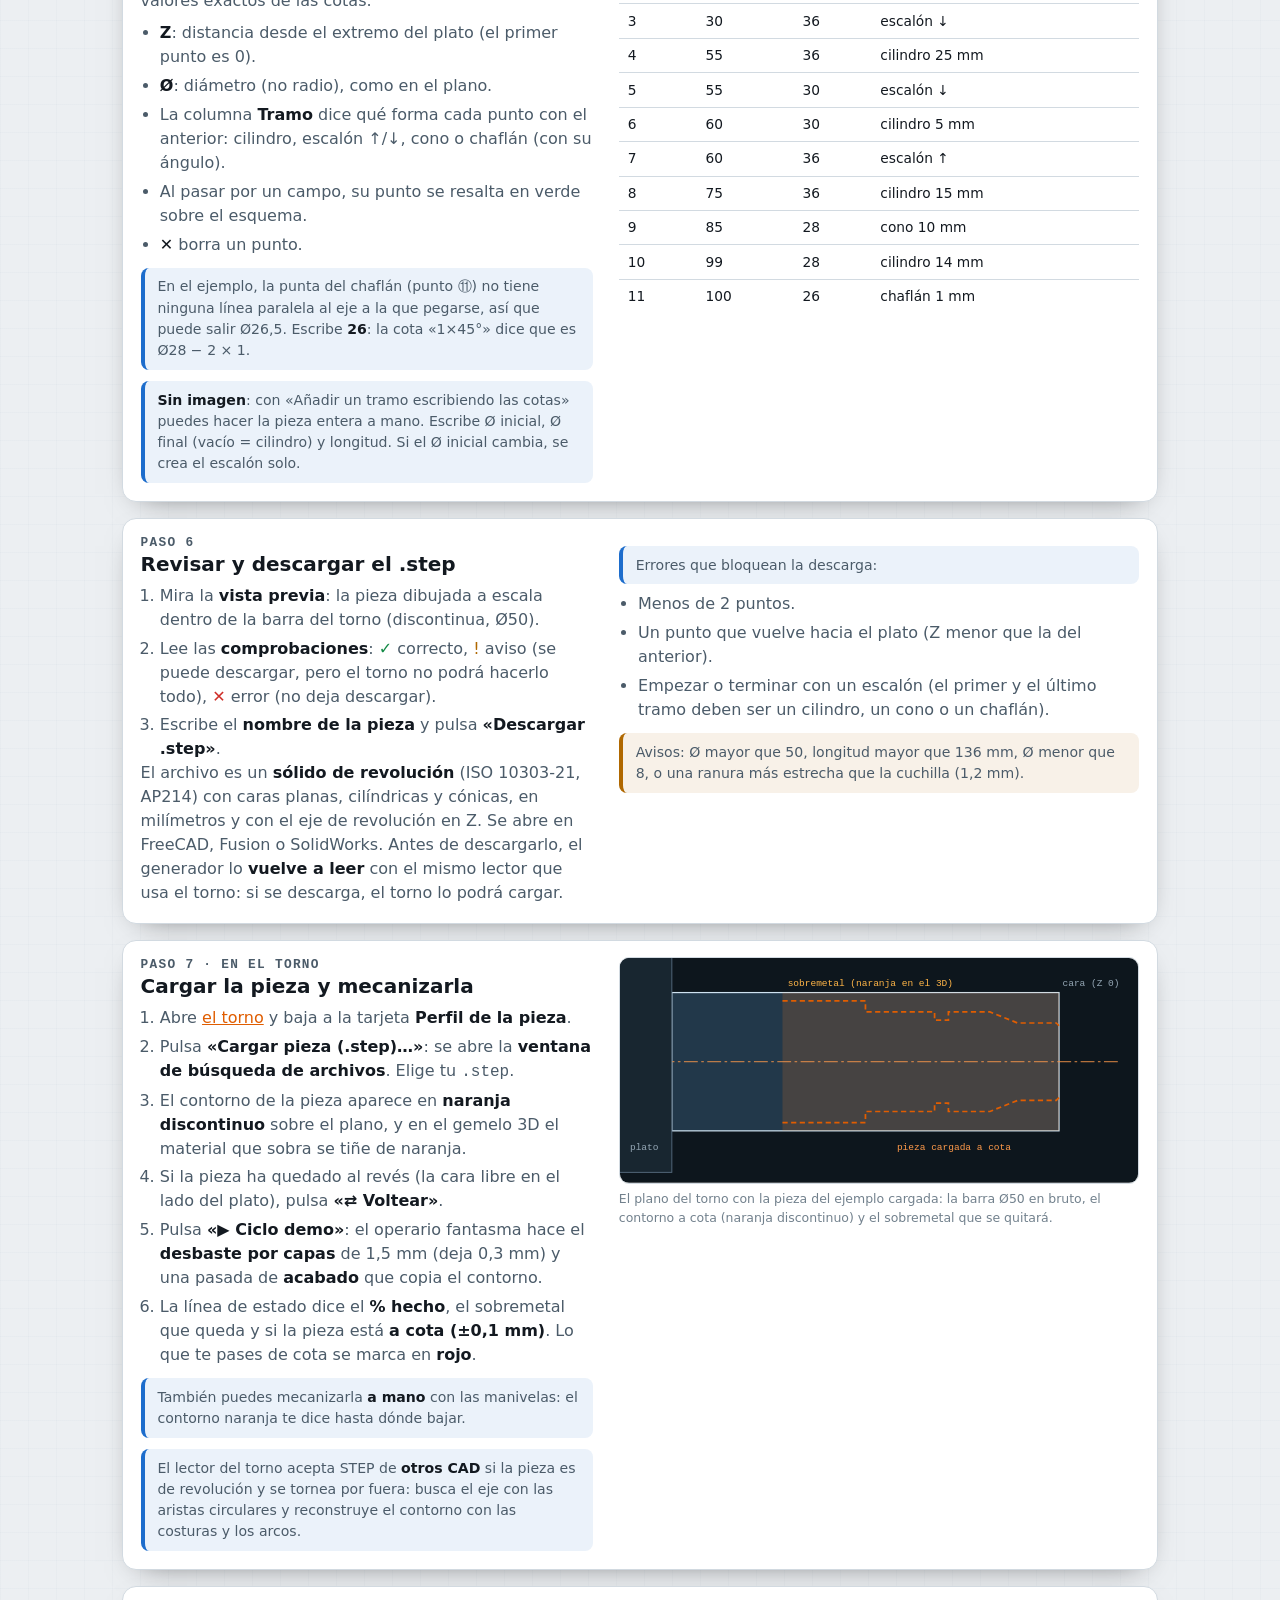
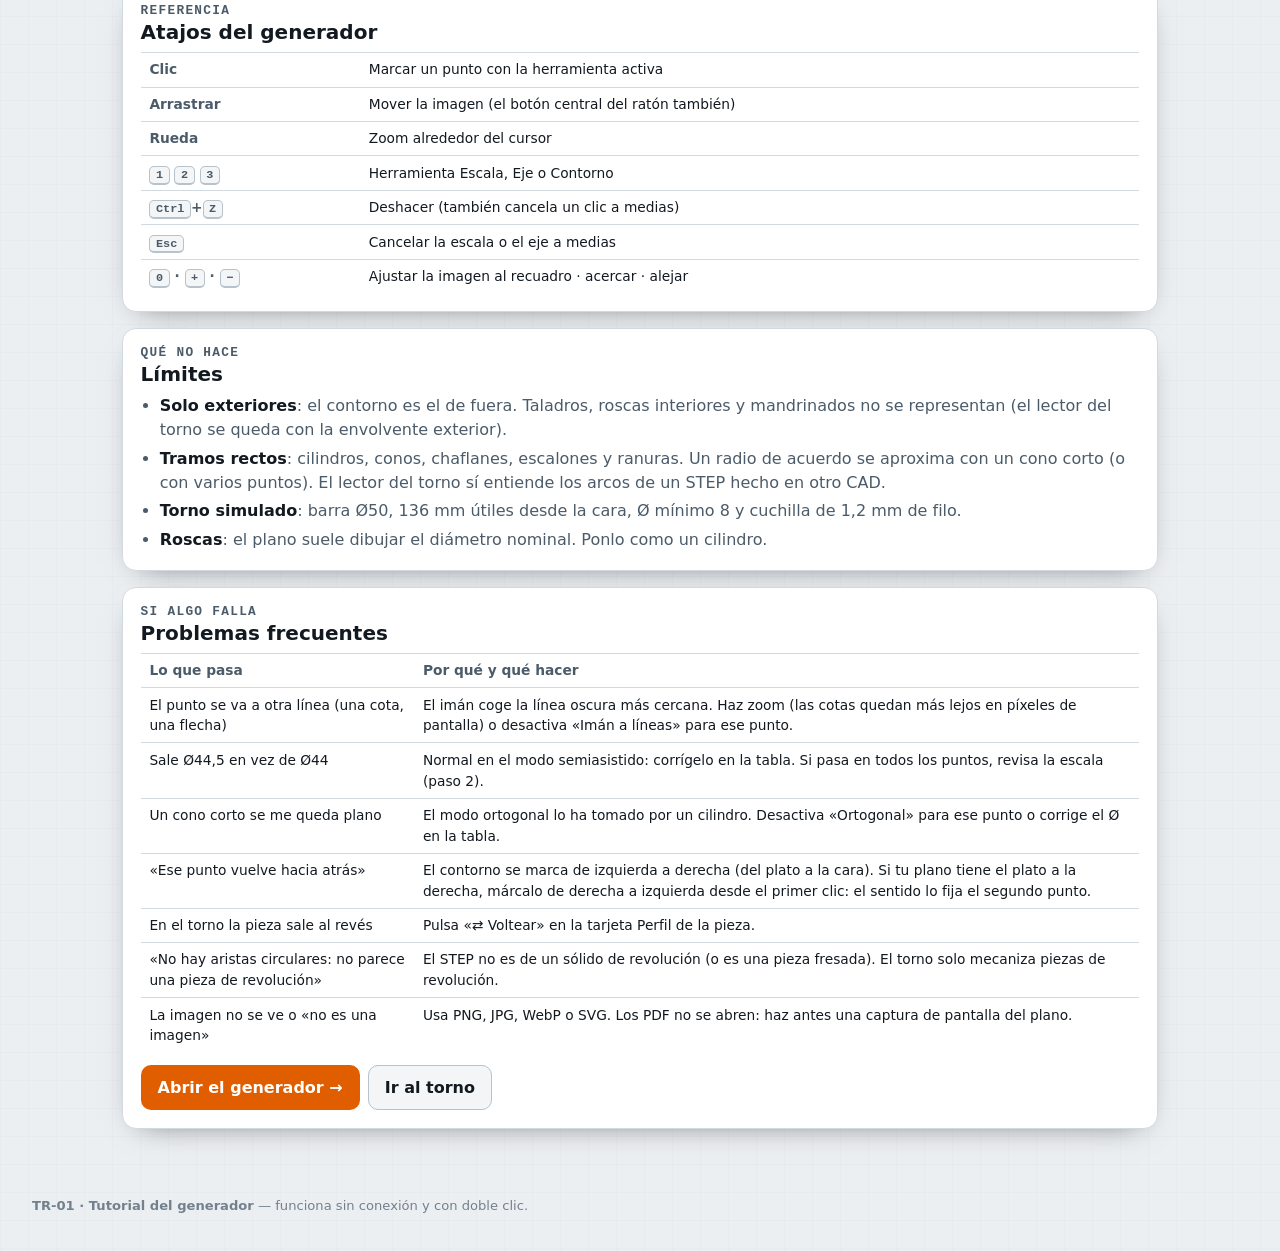
<file: tutorial.html>
<!doctype html>
<html lang="es" data-tema="oscuro">
<head>
  <meta charset="utf-8">
  <meta name="viewport" content="width=device-width, initial-scale=1">
  <title>Tutorial · Generador de piezas .step (modo semiasistido)</title>
  <meta name="description" content="Cómo convertir la imagen de un esquema de mecanizado en un .step con el modo semiasistido y cargarlo en el torno simulado para mecanizarlo.">
  <meta name="color-scheme" content="dark light">
  <link rel="icon" href="data:image/svg+xml,%3Csvg%20xmlns%3D'http%3A%2F%2Fwww.w3.org%2F2000%2Fsvg'%20viewBox%3D'0%200%2040%2040'%3E%3Ccircle%20cx%3D'20'%20cy%3D'20'%20r%3D'18'%20fill%3D'%23ff7a1a'%2F%3E%3Ccircle%20cx%3D'20'%20cy%3D'20'%20r%3D'6.5'%20fill%3D'%2315191d'%2F%3E%3Cpath%20d%3D'M20%203.5v9M5.7%2028.3l7.8-4.5M34.3%2028.3l-7.8-4.5'%20stroke%3D'%2315191d'%20stroke-width%3D'4.5'%2F%3E%3C%2Fsvg%3E">
  <link rel="stylesheet" href="css/estilos.css">
  <link rel="stylesheet" href="css/generador.css">
  <script defer src="js/tema-paginas.js"></script>
</head>
<body>
  <a class="saltar" href="#contenido">Saltar al contenido</a>
  <header class="cabecera">
    <div class="marca">
      <svg class="marca__icono" viewBox="0 0 40 40" aria-hidden="true"><circle cx="20" cy="20" r="18"/><circle class="marca__hueco" cx="20" cy="20" r="6.5"/><path class="marca__garras" d="M20 3.5v9M5.7 28.3l7.8-4.5M34.3 28.3l-7.8-4.5"/></svg>
      <span class="marca__texto"><strong>TR-01</strong> <span>Tutorial del generador</span></span>
    </div>
    <nav class="cabecera__acciones" aria-label="Páginas">
      <a class="chip" href="index.html" aria-label="Ir al torno"><span aria-hidden="true">⚙</span> <span>Torno</span></a>
      <a class="chip chip--acento" href="generador.html" aria-label="Abrir el generador"><span aria-hidden="true">⬡</span> <span>Generador</span></a>
      <button class="chip" id="btn-tema" type="button" aria-pressed="false"><span aria-hidden="true">◐</span> <span class="tema__texto">Tema oscuro</span></button>
    </nav>
  </header>

  <main id="contenido" class="tut">
    <section class="intro" aria-labelledby="titulo">
      <div class="intro__texto">
        <p class="antetitulo">Tutorial · modo semiasistido</p>
        <h1 id="titulo">Del esquema de mecanizado al torno, en 7 pasos</h1>
        <p class="intro__entradilla">El generador no «lee» el plano solo: <strong>tú le señalas</strong> la escala, el eje y las esquinas del contorno, y él convierte los píxeles en milímetros, endereza el plano, redondea y escribe un <strong>.step</strong> de verdad. Después lo cargas en el torno y el ciclo demo lo mecaniza.</p>
        <ol class="flujo" aria-label="Flujo de trabajo">
          <li>Esquema</li><li>Escala</li><li>Eje</li><li>Contorno</li><li>Cotas</li><li>.step</li><li>Torno</li>
        </ol>
      </div>
    </section>

    <nav aria-label="Índice del tutorial">
      <ul class="tut__indice">
        <li><a href="#por-que">¿Por qué semiasistido?</a></li>
        <li><a href="#paso1">1 · Abrir el esquema</a></li>
        <li><a href="#paso2">2 · Escala</a></li>
        <li><a href="#paso3">3 · Eje</a></li>
        <li><a href="#paso4">4 · Contorno</a></li>
        <li><a href="#paso5">5 · Cotas exactas</a></li>
        <li><a href="#paso6">6 · Descargar el .step</a></li>
        <li><a href="#paso7">7 · Mecanizar en el torno</a></li>
        <li><a href="#atajos">Atajos</a></li>
        <li><a href="#limites">Límites</a></li>
        <li><a href="#problemas">Problemas</a></li>
      </ul>
    </nav>

    <section class="tarjeta tut__paso tut__paso--ancho" id="por-que" aria-labelledby="h-por-que">
      <div>
        <p class="tut__num">Antes de empezar</p>
        <h2 id="h-por-que">¿Por qué «semiasistido» y no automático?</h2>
        <p>Un plano escaneado mezcla el contorno con cotas, flechas, rayados, textos y manchas. Un reconocimiento automático sin conexión ni librerías se equivocaría a menudo, y una cota mal leída arruina la pieza. Por eso el trabajo se reparte:</p>
        <table class="tut__tabla">
          <thead><tr><th scope="col">Lo haces tú (lo que a una máquina le cuesta)</th><th scope="col">Lo hace el generador (lo que a ti te cuesta)</th></tr></thead>
          <tbody>
            <tr><td>Decir qué cota conoces y cuánto mide</td><td>Calcular los píxeles por milímetro</td></tr>
            <tr><td>Señalar la línea del eje</td><td>Corregir el giro si el escaneo está torcido</td></tr>
            <tr><td>Elegir las esquinas del contorno</td><td>Pegarlas a la línea (imán), dejar exactos cilindros y escalones (ortogonal) y redondear</td></tr>
            <tr><td>Revisar las cifras con las cotas del plano</td><td>Comprobar que la pieza cabe en el torno y escribir el B-rep del .step</td></tr>
          </tbody>
        </table>
        <p class="consejo"><strong>Para practicar</strong> tienes un plano de ejemplo: botón <strong>«Usar el ejemplo»</strong> en el generador, o abre <code>ejemplos/eje-ejemplo.svg</code> con «Abrir esquema…». La solución está en <code>ejemplos/eje-ejemplo.step</code>.</p>
      </div>
    </section>

    <section class="tarjeta tut__paso" id="paso1" aria-labelledby="h1">
      <div>
        <p class="tut__num">Paso 1</p>
        <h2 id="h1">Abrir el esquema</h2>
        <ol>
          <li>Abre <a href="generador.html">generador.html</a> (doble clic; no hace falta servidor).</li>
          <li>Pulsa <strong>«Abrir esquema…»</strong>: se abre la ventana de búsqueda de archivos del sistema. También puedes <strong>arrastrar la imagen</strong> encima del recuadro.</li>
          <li>Formatos: PNG, JPG, WebP o SVG.</li>
        </ol>
        <p class="consejo">El esquema debe ser una <strong>vista de alzado</strong> (la pieza tumbada, sin perspectiva). Si es una foto del papel, hazla de frente y con buena luz: el imán busca líneas oscuras sobre fondo claro.</p>
        <p class="consejo consejo--aviso">La imagen <strong>no sale de tu ordenador</strong>: se lee en el navegador con <code>FileReader</code>.</p>
      </div>
      <figure class="tut__figura">
        <svg viewBox="0 0 600 360" role="img" aria-label="Esquema de ejemplo: eje escalonado de 100 mm con cotas de diámetro y de longitud"><defs><marker id="ft" viewBox="0 0 10 10" refX="8" refY="5" markerWidth="7" markerHeight="7" orient="auto"><path d="M0 0 L10 5 L0 10 Z" fill="#e05d00"/></marker></defs><image href="ejemplos/eje-ejemplo.svg" x="0" y="0" width="600" height="360"/></svg>
        <figcaption>El esquema de ejemplo: un eje escalonado de 100 mm con una ranura, un cono y un chaflán.</figcaption>
      </figure>
    </section>

    <section class="tarjeta tut__paso" id="paso2" aria-labelledby="h2">
      <div>
        <p class="tut__num">Paso 2 · herramienta 1</p>
        <h2 id="h2">Calibrar la escala</h2>
        <ol>
          <li>Con la herramienta <strong>1 · Escala</strong> (se activa sola al abrir la imagen), haz clic en <strong>un extremo</strong> de una cota que conozcas.</li>
          <li>Haz clic en el <strong>otro extremo</strong> de la misma cota.</li>
          <li>Escribe cuántos <strong>mm</strong> indica esa cota y pulsa <strong>Aceptar</strong>.</li>
        </ol>
        <p>Arriba a la derecha verás los <strong>px/mm</strong> calculados (en el ejemplo, 8,00 px/mm).</p>
        <p class="consejo">Elige la <strong>cota más larga</strong> (la longitud total es ideal): un error de 2 píxeles en una cota de 100 mm es un 0,25 %; en una de 5 mm, un 5 %.</p>
        <p class="consejo">Puedes repetir la escala cuando quieras: si ya habías marcado el contorno, sus medidas se <strong>reescalan</strong> solas.</p>
      </div>
      <figure class="tut__figura">
        <svg viewBox="0 0 600 360" role="img" aria-label="Paso de escala: clic en los dos extremos de la cota total de 100 mm"><defs><marker id="ft" viewBox="0 0 10 10" refX="8" refY="5" markerWidth="7" markerHeight="7" orient="auto"><path d="M0 0 L10 5 L0 10 Z" fill="#e05d00"/></marker></defs><image href="ejemplos/eje-ejemplo.svg" x="0" y="0" width="600" height="360"/><line x1="80" y1="290" x2="480" y2="290" stroke="#1d6dcc" stroke-width="4" opacity=".75"/><g><circle cx="80" cy="290" r="9" fill="#1d6dcc" stroke="#fff" stroke-width="2"/><text x="80" y="294" text-anchor="middle" font-family="Arial" font-size="10" font-weight="bold" fill="#fff">1</text></g><g><circle cx="480" cy="290" r="9" fill="#1d6dcc" stroke="#fff" stroke-width="2"/><text x="480" y="294" text-anchor="middle" font-family="Arial" font-size="10" font-weight="bold" fill="#fff">2</text></g><g><rect x="112" y="304" width="157.2" height="20" rx="5" fill="#1d6dcc"/><text x="118" y="318" font-family="Consolas,monospace" font-size="11" fill="#fff">¿Cuánto mide? → 100 mm</text></g></svg>
        <figcaption>Clic en ① y ② (los extremos de la cota de 100) y escribe 100.</figcaption>
      </figure>
    </section>

    <section class="tarjeta tut__paso" id="paso3" aria-labelledby="h3">
      <div>
        <p class="tut__num">Paso 3 · herramienta 2</p>
        <h2 id="h3">Marcar el eje</h2>
        <ol>
          <li>Con <strong>2 · Eje</strong>, haz clic sobre la <strong>línea de trazo y punto</strong> cerca de un extremo de la pieza.</li>
          <li>Haz clic otra vez sobre el eje, cerca del <strong>otro extremo</strong>.</li>
        </ol>
        <p>El eje dice al generador dónde está el centro de la pieza (los diámetros se miden desde ahí) y si el escaneo está <strong>torcido</strong>: el ángulo aparece junto a los px/mm.</p>
        <p class="consejo">Cuanto más separados estén los dos clics, más preciso será el ángulo.</p>
        <p class="consejo consejo--aviso">Si cambias el eje después de marcar el contorno, el contorno se borra (sus milímetros dependían del eje anterior). <kbd>Ctrl</kbd>+<kbd>Z</kbd> lo recupera.</p>
      </div>
      <figure class="tut__figura">
        <svg viewBox="0 0 600 360" role="img" aria-label="Paso del eje: dos clics sobre la línea de trazo y punto"><defs><marker id="ft" viewBox="0 0 10 10" refX="8" refY="5" markerWidth="7" markerHeight="7" orient="auto"><path d="M0 0 L10 5 L0 10 Z" fill="#e05d00"/></marker></defs><image href="ejemplos/eje-ejemplo.svg" x="0" y="0" width="600" height="360"/><line x1="20" y1="170" x2="580" y2="170" stroke="#e05d00" stroke-width="2.5" stroke-dasharray="16 5 3 5"/><g><circle cx="60" cy="170" r="9" fill="#e05d00" stroke="#fff" stroke-width="2"/><text x="60" y="174" text-anchor="middle" font-family="Arial" font-size="10" font-weight="bold" fill="#fff">1</text></g><g><circle cx="500" cy="170" r="9" fill="#e05d00" stroke="#fff" stroke-width="2"/><text x="500" y="174" text-anchor="middle" font-family="Arial" font-size="10" font-weight="bold" fill="#fff">2</text></g><g><rect x="200" y="144" width="269.4" height="20" rx="5" fill="#e05d00"/><text x="206" y="158" font-family="Consolas,monospace" font-size="11" fill="#fff">eje: dos clics lo más separados posible</text></g></svg>
        <figcaption>Dos clics sobre el eje: ① a la izquierda y ② a la derecha de la pieza.</figcaption>
      </figure>
    </section>

    <section class="tarjeta tut__paso" id="paso4" aria-labelledby="h4">
      <div>
        <p class="tut__num">Paso 4 · herramienta 3</p>
        <h2 id="h4">Marcar el contorno</h2>
        <ol>
          <li>Con <strong>3 · Contorno</strong>, haz clic en la <strong>esquina superior del extremo del plato</strong> (normalmente la izquierda).</li>
          <li>Sigue <strong>esquina a esquina</strong> hacia la cara libre: cada cambio de diámetro son <strong>dos esquinas</strong> (arriba y abajo del escalón).</li>
          <li>Termina en la última esquina de la cara. <strong>No marques el eje</strong>: los extremos se cierran solos.</li>
        </ol>
        <p>Antes de cada clic, una <strong>goma</strong> naranja te enseña el punto que se va a guardar, con su Z y su Ø. Si sale en rojo, el punto no es válido (vuelve hacia atrás, está sobre el eje…) y la línea de ayuda te dice por qué.</p>
        <p>Las tres ayudas:</p>
        <ul>
          <li><strong>Imán a líneas</strong>: busca la línea paralela al eje y la perpendicular más cercanas al clic y se pega al <strong>centro del trazo</strong>. Cerca de una esquina, se pega a la esquina.</li>
          <li><strong>Ortogonal</strong>: si el punto casi tiene la misma Z que el anterior, lo deja como un escalón exacto; si casi tiene el mismo Ø, como un cilindro exacto. Si vuelves a un Ø que ya usaste (por ejemplo, después de una ranura), lo reutiliza.</li>
          <li><strong>Redondeo</strong>: Z y Ø se redondean (0,5 mm por defecto, porque es lo habitual en las cotas).</li>
        </ul>
        <p class="consejo">Usa la <strong>lupa</strong> (arriba a la derecha del esquema) y la <strong>rueda</strong> para hacer zoom. Para mover la imagen, <strong>arrástrala</strong>. Si te equivocas, <kbd>Ctrl</kbd>+<kbd>Z</kbd>.</p>
      </div>
      <figure class="tut__figura">
        <svg viewBox="0 0 600 360" role="img" aria-label="Paso del contorno: un clic en cada una de las 11 esquinas del contorno superior, de izquierda a derecha"><defs><marker id="ft" viewBox="0 0 10 10" refX="8" refY="5" markerWidth="7" markerHeight="7" orient="auto"><path d="M0 0 L10 5 L0 10 Z" fill="#e05d00"/></marker></defs><image href="ejemplos/eje-ejemplo.svg" x="0" y="0" width="600" height="360"/><polyline points="80,170 80,82 200,82 200,98 300,98 300,110 320,110 320,98 380,98 420,114 476,114 480,118 480,170" fill="none" stroke="#e05d00" stroke-width="3"  opacity=".9"/><polyline points="80,170 80,258 200,258 200,242 300,242 300,230 320,230 320,242 380,242 420,226 476,226 480,222 480,170" fill="none" stroke="#e05d00" stroke-width="1.5" stroke-dasharray="6 4" opacity=".9"/><g><circle cx="73" cy="68" r="9" fill="#e05d00" stroke="#fff" stroke-width="2"/><text x="73" y="72" text-anchor="middle" font-family="Arial" font-size="10" font-weight="bold" fill="#fff">1</text></g><g><circle cx="207" cy="68" r="9" fill="#e05d00" stroke="#fff" stroke-width="2"/><text x="207" y="72" text-anchor="middle" font-family="Arial" font-size="10" font-weight="bold" fill="#fff">2</text></g><g><circle cx="193" cy="84" r="9" fill="#e05d00" stroke="#fff" stroke-width="2"/><text x="193" y="88" text-anchor="middle" font-family="Arial" font-size="10" font-weight="bold" fill="#fff">3</text></g><g><circle cx="307" cy="84" r="9" fill="#e05d00" stroke="#fff" stroke-width="2"/><text x="307" y="88" text-anchor="middle" font-family="Arial" font-size="10" font-weight="bold" fill="#fff">4</text></g><g><circle cx="293" cy="96" r="9" fill="#e05d00" stroke="#fff" stroke-width="2"/><text x="293" y="100" text-anchor="middle" font-family="Arial" font-size="10" font-weight="bold" fill="#fff">5</text></g><g><circle cx="327" cy="96" r="9" fill="#e05d00" stroke="#fff" stroke-width="2"/><text x="327" y="100" text-anchor="middle" font-family="Arial" font-size="10" font-weight="bold" fill="#fff">6</text></g><g><circle cx="313" cy="84" r="9" fill="#e05d00" stroke="#fff" stroke-width="2"/><text x="313" y="88" text-anchor="middle" font-family="Arial" font-size="10" font-weight="bold" fill="#fff">7</text></g><g><circle cx="387" cy="84" r="9" fill="#e05d00" stroke="#fff" stroke-width="2"/><text x="387" y="88" text-anchor="middle" font-family="Arial" font-size="10" font-weight="bold" fill="#fff">8</text></g><g><circle cx="413" cy="100" r="9" fill="#e05d00" stroke="#fff" stroke-width="2"/><text x="413" y="104" text-anchor="middle" font-family="Arial" font-size="10" font-weight="bold" fill="#fff">9</text></g><g><circle cx="483" cy="100" r="9" fill="#e05d00" stroke="#fff" stroke-width="2"/><text x="483" y="104" text-anchor="middle" font-family="Arial" font-size="10" font-weight="bold" fill="#fff">10</text></g><g><circle cx="473" cy="104" r="9" fill="#e05d00" stroke="#fff" stroke-width="2"/><text x="473" y="108" text-anchor="middle" font-family="Arial" font-size="10" font-weight="bold" fill="#fff">11</text></g><line x1="120" y1="40" x2="440" y2="40" stroke="#e05d00" stroke-width="2" marker-end="url(#ft)"/><g><rect x="168" y="48" width="163.79999999999998" height="20" rx="5" fill="#e05d00"/><text x="174" y="62" font-family="Consolas,monospace" font-size="11" fill="#fff">del plato hacia la cara</text></g></svg>
        <figcaption>Las 11 esquinas del ejemplo, de ① a ⑪. En discontinuo, el reflejo que dibuja el generador: así compruebas que el contorno encaja con el plano.</figcaption>
      </figure>
    </section>

    <section class="tarjeta tut__paso" id="paso5" aria-labelledby="h5">
      <div>
        <p class="tut__num">Paso 5</p>
        <h2 id="h5">Poner las cotas exactas</h2>
        <p>Los clics dan una <strong>aproximación</strong>. El plano manda: revisa la tabla <strong>Puntos del contorno</strong> y escribe los valores exactos de las cotas.</p>
        <ul>
          <li><strong>Z</strong>: distancia desde el extremo del plato (el primer punto es 0).</li>
          <li><strong>Ø</strong>: diámetro (no radio), como en el plano.</li>
          <li>La columna <strong>Tramo</strong> dice qué forma cada punto con el anterior: cilindro, escalón ↑/↓, cono o chaflán (con su ángulo).</li>
          <li>Al pasar por un campo, su punto se resalta en verde sobre el esquema.</li>
          <li><strong>✕</strong> borra un punto.</li>
        </ul>
        <p class="consejo">En el ejemplo, la punta del chaflán (punto ⑪) no tiene ninguna línea paralela al eje a la que pegarse, así que puede salir Ø26,5. Escribe <strong>26</strong>: la cota «1×45°» dice que es Ø28 − 2 × 1.</p>
        <p class="consejo"><strong>Sin imagen</strong>: con «Añadir un tramo escribiendo las cotas» puedes hacer la pieza entera a mano. Escribe Ø inicial, Ø final (vacío = cilindro) y longitud. Si el Ø inicial cambia, se crea el escalón solo.</p>
      </div>
      <div>
        <table class="tut__tabla" aria-label="Ejemplo de la tabla corregida">
          <thead><tr><th scope="col">#</th><th scope="col">Z</th><th scope="col">Ø</th><th scope="col">Tramo</th></tr></thead>
          <tbody>
            <tr><td>1</td><td>0</td><td>44</td><td>inicio (plato)</td></tr>
            <tr><td>2</td><td>30</td><td>44</td><td>cilindro 30 mm</td></tr>
            <tr><td>3</td><td>30</td><td>36</td><td>escalón ↓</td></tr>
            <tr><td>4</td><td>55</td><td>36</td><td>cilindro 25 mm</td></tr>
            <tr><td>5</td><td>55</td><td>30</td><td>escalón ↓</td></tr>
            <tr><td>6</td><td>60</td><td>30</td><td>cilindro 5 mm</td></tr>
            <tr><td>7</td><td>60</td><td>36</td><td>escalón ↑</td></tr>
            <tr><td>8</td><td>75</td><td>36</td><td>cilindro 15 mm</td></tr>
            <tr><td>9</td><td>85</td><td>28</td><td>cono 10 mm</td></tr>
            <tr><td>10</td><td>99</td><td>28</td><td>cilindro 14 mm</td></tr>
            <tr><td>11</td><td>100</td><td>26</td><td>chaflán 1 mm</td></tr>
          </tbody>
        </table>
      </div>
    </section>

    <section class="tarjeta tut__paso" id="paso6" aria-labelledby="h6">
      <div>
        <p class="tut__num">Paso 6</p>
        <h2 id="h6">Revisar y descargar el .step</h2>
        <ol>
          <li>Mira la <strong>vista previa</strong>: la pieza dibujada a escala dentro de la barra del torno (discontinua, Ø50).</li>
          <li>Lee las <strong>comprobaciones</strong>: <span style="color:var(--ok)">✓</span> correcto, <span style="color:var(--aviso)">!</span> aviso (se puede descargar, pero el torno no podrá hacerlo todo), <span style="color:var(--mal)">✕</span> error (no deja descargar).</li>
          <li>Escribe el <strong>nombre de la pieza</strong> y pulsa <strong>«Descargar .step»</strong>.</li>
        </ol>
        <p>El archivo es un <strong>sólido de revolución</strong> (ISO 10303-21, AP214) con caras planas, cilíndricas y cónicas, en milímetros y con el eje de revolución en Z. Se abre en FreeCAD, Fusion o SolidWorks. Antes de descargarlo, el generador lo <strong>vuelve a leer</strong> con el mismo lector que usa el torno: si se descarga, el torno lo podrá cargar.</p>
      </div>
      <div>
        <p class="consejo">Errores que bloquean la descarga:</p>
        <ul>
          <li>Menos de 2 puntos.</li>
          <li>Un punto que vuelve hacia el plato (Z menor que la del anterior).</li>
          <li>Empezar o terminar con un escalón (el primer y el último tramo deben ser un cilindro, un cono o un chaflán).</li>
        </ul>
        <p class="consejo consejo--aviso">Avisos: Ø mayor que 50, longitud mayor que 136 mm, Ø menor que 8, o una ranura más estrecha que la cuchilla (1,2 mm).</p>
      </div>
    </section>

    <section class="tarjeta tut__paso" id="paso7" aria-labelledby="h7">
      <div>
        <p class="tut__num">Paso 7 · en el torno</p>
        <h2 id="h7">Cargar la pieza y mecanizarla</h2>
        <ol>
          <li>Abre <a href="index.html">el torno</a> y baja a la tarjeta <strong>Perfil de la pieza</strong>.</li>
          <li>Pulsa <strong>«Cargar pieza (.step)…»</strong>: se abre la <strong>ventana de búsqueda de archivos</strong>. Elige tu <code>.step</code>.</li>
          <li>El contorno de la pieza aparece en <strong>naranja discontinuo</strong> sobre el plano, y en el gemelo 3D el material que sobra se tiñe de naranja.</li>
          <li>Si la pieza ha quedado al revés (la cara libre en el lado del plato), pulsa <strong>«⇄ Voltear»</strong>.</li>
          <li>Pulsa <strong>«▶ Ciclo demo»</strong>: el operario fantasma hace el <strong>desbaste por capas</strong> de 1,5 mm (deja 0,3 mm) y una pasada de <strong>acabado</strong> que copia el contorno.</li>
          <li>La línea de estado dice el <strong>% hecho</strong>, el sobremetal que queda y si la pieza está <strong>a cota (±0,1 mm)</strong>. Lo que te pases de cota se marca en <strong>rojo</strong>.</li>
        </ol>
        <p class="consejo">También puedes mecanizarla <strong>a mano</strong> con las manivelas: el contorno naranja te dice hasta dónde bajar.</p>
        <p class="consejo">El lector del torno acepta STEP de <strong>otros CAD</strong> si la pieza es de revolución y se tornea por fuera: busca el eje con las aristas circulares y reconstruye el contorno con las costuras y los arcos.</p>
      </div>
      <figure class="tut__figura">
        <svg viewBox="0 0 600 260" role="img" aria-label="Plano del torno con la barra Ø50 en bruto y el contorno de la pieza cargada en naranja discontinuo">
  <rect width="600" height="260" fill="#0d161d"/>
  <rect x="60" y="40" width="448" height="160" fill="#22384a" stroke="#cfe3f1" stroke-width="1.4"/>
  <rect x="188" y="40" width="320" height="160" fill="#ff7a1a" opacity=".16"/>
  <polyline points="188,49.599999999999994 284,49.599999999999994 284,62.4 364,62.4 364,72 380,72 380,62.4 428,62.4 460,75.19999999999999 504.8,75.19999999999999 508,78.4" fill="none" stroke="#e05d00" stroke-width="2" stroke-dasharray="6 4"/><polyline points="188,190.4 284,190.4 284,177.6 364,177.6 364,168 380,168 380,177.6 428,177.6 460,164.8 504.8,164.8 508,161.6" fill="none" stroke="#e05d00" stroke-width="2" stroke-dasharray="6 4"/>
  <line x1="20" y1="120" x2="580" y2="120" stroke="#ff9a4a" stroke-dasharray="16 4 3 4"/>
  <rect x="-4" y="-8" width="64" height="256" fill="#182630" stroke="#5b7184"/>
  <text x="194" y="32" font-family="Consolas,monospace" font-size="11" fill="#ffb547">sobremetal (naranja en el 3D)</text>
  <text x="386.40000000000003" y="222" font-family="Consolas,monospace" font-size="11" fill="#ff9a4a" text-anchor="middle">pieza cargada a cota</text>
  <text x="28" y="222" font-family="Consolas,monospace" font-size="11" fill="#95a7b5" text-anchor="middle">plato</text>
  <text x="512" y="32" font-family="Consolas,monospace" font-size="11" fill="#95a7b5">cara (Z 0)</text>
</svg>
        <figcaption>El plano del torno con la pieza del ejemplo cargada: la barra Ø50 en bruto, el contorno a cota (naranja discontinuo) y el sobremetal que se quitará.</figcaption>
      </figure>
    </section>

    <section class="tarjeta tut__paso tut__paso--ancho" id="atajos" aria-labelledby="h-atajos">
      <div>
        <p class="tut__num">Referencia</p>
        <h2 id="h-atajos">Atajos del generador</h2>
        <table class="tut__tabla">
          <tbody>
            <tr><th scope="row">Clic</th><td>Marcar un punto con la herramienta activa</td></tr>
            <tr><th scope="row">Arrastrar</th><td>Mover la imagen (el botón central del ratón también)</td></tr>
            <tr><th scope="row">Rueda</th><td>Zoom alrededor del cursor</td></tr>
            <tr><th scope="row"><kbd>1</kbd> <kbd>2</kbd> <kbd>3</kbd></th><td>Herramienta Escala, Eje o Contorno</td></tr>
            <tr><th scope="row"><kbd>Ctrl</kbd>+<kbd>Z</kbd></th><td>Deshacer (también cancela un clic a medias)</td></tr>
            <tr><th scope="row"><kbd>Esc</kbd></th><td>Cancelar la escala o el eje a medias</td></tr>
            <tr><th scope="row"><kbd>0</kbd> · <kbd>+</kbd> · <kbd>−</kbd></th><td>Ajustar la imagen al recuadro · acercar · alejar</td></tr>
          </tbody>
        </table>
      </div>
    </section>

    <section class="tarjeta tut__paso tut__paso--ancho" id="limites" aria-labelledby="h-limites">
      <div>
        <p class="tut__num">Qué no hace</p>
        <h2 id="h-limites">Límites</h2>
        <ul>
          <li><strong>Solo exteriores</strong>: el contorno es el de fuera. Taladros, roscas interiores y mandrinados no se representan (el lector del torno se queda con la envolvente exterior).</li>
          <li><strong>Tramos rectos</strong>: cilindros, conos, chaflanes, escalones y ranuras. Un radio de acuerdo se aproxima con un cono corto (o con varios puntos). El lector del torno sí entiende los arcos de un STEP hecho en otro CAD.</li>
          <li><strong>Torno simulado</strong>: barra Ø50, 136 mm útiles desde la cara, Ø mínimo 8 y cuchilla de 1,2 mm de filo.</li>
          <li><strong>Roscas</strong>: el plano suele dibujar el diámetro nominal. Ponlo como un cilindro.</li>
        </ul>
      </div>
    </section>

    <section class="tarjeta tut__paso tut__paso--ancho" id="problemas" aria-labelledby="h-problemas">
      <div>
        <p class="tut__num">Si algo falla</p>
        <h2 id="h-problemas">Problemas frecuentes</h2>
        <table class="tut__tabla">
          <thead><tr><th scope="col">Lo que pasa</th><th scope="col">Por qué y qué hacer</th></tr></thead>
          <tbody>
            <tr><td>El punto se va a otra línea (una cota, una flecha)</td><td>El imán coge la línea oscura más cercana. Haz zoom (las cotas quedan más lejos en píxeles de pantalla) o desactiva «Imán a líneas» para ese punto.</td></tr>
            <tr><td>Sale Ø44,5 en vez de Ø44</td><td>Normal en el modo semiasistido: corrígelo en la tabla. Si pasa en todos los puntos, revisa la escala (paso 2).</td></tr>
            <tr><td>Un cono corto se me queda plano</td><td>El modo ortogonal lo ha tomado por un cilindro. Desactiva «Ortogonal» para ese punto o corrige el Ø en la tabla.</td></tr>
            <tr><td>«Ese punto vuelve hacia atrás»</td><td>El contorno se marca de izquierda a derecha (del plato a la cara). Si tu plano tiene el plato a la derecha, márcalo de derecha a izquierda desde el primer clic: el sentido lo fija el segundo punto.</td></tr>
            <tr><td>En el torno la pieza sale al revés</td><td>Pulsa «⇄ Voltear» en la tarjeta Perfil de la pieza.</td></tr>
            <tr><td>«No hay aristas circulares: no parece una pieza de revolución»</td><td>El STEP no es de un sólido de revolución (o es una pieza fresada). El torno solo mecaniza piezas de revolución.</td></tr>
            <tr><td>La imagen no se ve o «no es una imagen»</td><td>Usa PNG, JPG, WebP o SVG. Los PDF no se abren: haz antes una captura de pantalla del plano.</td></tr>
          </tbody>
        </table>
        <div class="tut__cta">
          <a class="boton boton--acento" href="generador.html">Abrir el generador →</a>
          <a class="boton" href="index.html">Ir al torno</a>
        </div>
      </div>
    </section>
  </main>

  <footer class="pie">
    <p><strong>TR-01 · Tutorial del generador</strong> — funciona sin conexión y con doble clic.</p>
  </footer>
</body>
</html>
</file>
<file: css/estilos.css>
/* =====================================================================
   TR-01 · Torno remoto — estilos
   Tema oscuro tipo HMI industrial (por defecto) y tema claro, con los mismos nombres de variables.
   Orden: tokens → base → cabecera → intro y estado → tablero y tarjetas → gemelo → pupitre → manivelas
          → cotas → telemetría → GRAFCET → perfil → enlace → registro → pie → sin conexión → pantallas
          → movimiento reducido
   Regla: un elemento que anima Anime.js (con transform) NO lleva transform en CSS (un dueño por transform).
   ===================================================================== */
:root, [data-tema="oscuro"] {
  --fondo: #0b0f12; --fondo-2: #11171c; --tarjeta: #141a20; --tarjeta-2: #1a2229; --borde: #25303a; --borde-fuerte: #344250;
  --texto: #e6edf2; --texto-suave: #95a7b5; --texto-tenue: #66798a;
  --acento: #ff7a1a; --acento-texto: #1c0d00;
  --ok: #38d678; --aviso: #ffb547; --mal: #ff5a52; --info: #5fb4ff;
  --escenario-1: #27323c; --escenario-2: #0d1215;
  --placa-1: #222b33; --placa-2: #161c22;
  --dro-fondo: #040706; --dro-texto: #7dffb0;
  /* colores que leen los lienzos (gemelo 3D, plano, gráfica) */
  --suelo-3d: #1e2429; --cielo-3d: #8e9cab; --rebote-3d: #2b2723;
  --plano-fondo: #0d161d; --plano-rejilla: #15212a; --plano-linea: #cfe3f1; --plano-tenue: #5b7184; --plano-pieza: #22384a;
  --plano-garra: #182630; --plano-eje: #ff9a4a; --plano-cota: #7fc8ff; --plano-cota-texto: #d9efff; --plano-mango: #3b4a56;
  --serie-rpm: #ff7a1a; --serie-carga: #38d6c4; --serie-temp: #c48bff;
  --radio: 14px;
  --sans: "Segoe UI", system-ui, -apple-system, Roboto, "Helvetica Neue", sans-serif;
  --mono: "Cascadia Mono", Consolas, "SFMono-Regular", Menlo, monospace;
  color-scheme: dark;
}
[data-tema="claro"] {
  --fondo: #eceff2; --fondo-2: #e2e7ec; --tarjeta: #ffffff; --tarjeta-2: #f3f5f7; --borde: #d2dae1; --borde-fuerte: #b6c2cc;
  --texto: #131920; --texto-suave: #4b5b69; --texto-tenue: #72818d;
  --acento: #e05d00; --acento-texto: #ffffff;
  --ok: #138a46; --aviso: #b06800; --mal: #cf2f29; --info: #1d6dcc;
  --escenario-1: #ffffff; --escenario-2: #d3dbe2;
  --placa-1: #e8ecef; --placa-2: #d7dde2;
  --suelo-3d: #b9c0c6; --cielo-3d: #cfd8e0; --rebote-3d: #8c8781;
  --plano-fondo: #f8fbfe; --plano-rejilla: #e4ecf3; --plano-linea: #1d3446; --plano-tenue: #8aa0b2; --plano-pieza: #d5e3ee;
  --plano-garra: #e7ecf0; --plano-eje: #e05d00; --plano-cota: #1d6dcc; --plano-cota-texto: #0f2b45; --plano-mango: #9aa9b5;
  --serie-rpm: #e05d00; --serie-carga: #0f9c8c; --serie-temp: #8a4fd6;
  color-scheme: light;
}

/* ---------- base ---------- */
*, *::before, *::after { box-sizing: border-box; }
[hidden] { display: none !important; }          /* si no, "display: block" de los canvas ganaría al atributo hidden */
html { scroll-behavior: smooth; -webkit-text-size-adjust: 100%; }
body {
  margin: 0; color: var(--texto); font: 1rem/1.5 var(--sans); overflow-x: hidden;
  /* chapa de taller: un foco cálido arriba y una rejilla muy tenue (sin imágenes) */
  background:
    radial-gradient(1100px 520px at 75% -10%, rgb(255 122 26 / .09), transparent 60%),
    linear-gradient(rgb(128 150 170 / .045) 1px, transparent 1px) 0 0 / 28px 28px,
    linear-gradient(90deg, rgb(128 150 170 / .045) 1px, transparent 1px) 0 0 / 28px 28px,
    var(--fondo);
}
h1, h2, h3 { line-height: 1.15; margin: 0; }
h1 { font-size: clamp(1.7rem, 3.4vw, 2.6rem); letter-spacing: -.015em; }
h2 { font-size: 1rem; text-transform: uppercase; letter-spacing: .09em; }
h3 { font-size: .95rem; }
p { margin: 0; }
button, input { font: inherit; color: inherit; }
button { cursor: pointer; }
button:disabled { cursor: not-allowed; opacity: .55; }
canvas { display: block; }
:focus-visible { outline: 3px solid var(--acento); outline-offset: 3px; border-radius: 6px; }
.saltar { position: absolute; left: -999px; top: .5rem; z-index: 50; background: var(--acento); color: var(--acento-texto); padding: .5rem 1rem; border-radius: 8px; }
.saltar:focus { left: .5rem; }
.antetitulo { font: 600 .78rem var(--mono); color: var(--acento); text-transform: uppercase; letter-spacing: .12em; margin-bottom: .45rem; }
.antetitulo abbr { text-decoration: underline dotted; cursor: help; }
.estado-linea { font: .78rem/1.4 var(--mono); color: var(--texto-suave); min-height: 1.4em; }
.chip {
  display: inline-flex; align-items: center; gap: .35rem; border: 1px solid var(--borde-fuerte); background: var(--tarjeta-2);
  border-radius: 999px; padding: .3rem .75rem; font-size: .82rem; font-weight: 600;
}
.chip[aria-pressed="true"] { border-color: var(--acento); color: var(--acento); }
.boton {
  border: 1px solid var(--borde-fuerte); background: var(--tarjeta-2); border-radius: 10px; padding: .6rem 1rem;
  font-weight: 700; transition: filter .15s, border-color .15s;
}
.boton:hover:not(:disabled) { filter: brightness(1.15); border-color: var(--texto-suave); }
.boton--acento { background: var(--acento); border-color: transparent; color: var(--acento-texto); }
.boton--acento[aria-pressed="true"] { background: var(--tarjeta-2); color: var(--acento); border-color: var(--acento); }
.boton--peligro { background: color-mix(in srgb, var(--mal) 16%, var(--tarjeta-2)); border-color: color-mix(in srgb, var(--mal) 70%, transparent); }
.segmentado { display: inline-flex; border: 1px solid var(--borde-fuerte); border-radius: 9px; overflow: hidden; }
.segmentado button { border: 0; background: transparent; padding: .32rem .7rem; font-size: .82rem; font-weight: 700; color: var(--texto-suave); }
.segmentado button + button { border-left: 1px solid var(--borde-fuerte); }
.segmentado button[aria-pressed="true"] { background: var(--acento); color: var(--acento-texto); }

/* ---------- cabecera ---------- */
.cabecera {
  position: sticky; top: 0; z-index: 20; display: flex; flex-wrap: wrap; align-items: center; justify-content: space-between; gap: .6rem 1rem;
  padding: .55rem clamp(.8rem, 3vw, 2rem); background: color-mix(in srgb, var(--fondo) 84%, transparent);
  backdrop-filter: blur(10px); border-bottom: 1px solid var(--borde);
}
.marca { display: flex; align-items: center; gap: .55rem; }
.marca__icono { width: 30px; height: 30px; fill: var(--acento); }
.marca__hueco { fill: var(--fondo); }
.marca__garras { stroke: var(--fondo); stroke-width: 4.5; }
.marca__texto strong { font: 800 1.1rem var(--mono); }
.marca__texto span { color: var(--texto-suave); font-size: .9rem; }
.cabecera__estado { display: flex; align-items: center; gap: .8rem; flex-wrap: wrap; }
.cabecera__acciones { display: flex; gap: .45rem; }
.conexion {
  display: flex; align-items: center; gap: .55rem; margin: 0; padding: .28rem .75rem; border-radius: 999px;
  border: 1px solid var(--borde-fuerte); background: var(--tarjeta); font: 600 .78rem var(--mono);
}
.conexion__dato { color: var(--texto-suave); font-weight: 400; font-variant-numeric: tabular-nums; }
.led { width: 9px; height: 9px; border-radius: 50%; background: var(--aviso); flex: none; }
.conexion[data-estado="en-linea"] { border-color: color-mix(in srgb, var(--ok) 55%, transparent); }
.conexion[data-estado="en-linea"] .led { background: var(--ok); box-shadow: 0 0 9px var(--ok); }
.conexion[data-estado="sin-conexion"] { border-color: var(--mal); color: var(--mal); }
.conexion[data-estado="sin-conexion"] .led { background: var(--mal); box-shadow: 0 0 9px var(--mal); }
.conexion[data-estado="conectando"] .led, .conexion[data-estado="reconectando"] .led { animation: destello .8s steps(1) infinite; }
@keyframes destello { 50% { opacity: .2; } }
/* Torre de señalización: cada luz tiene una capa de color cuya opacidad es --i (la pone telemetria.js) */
.baliza { display: grid; gap: 2px; padding: 3px; background: #090c0e; border-radius: 6px; border: 1px solid var(--borde-fuerte); }
.baliza__luz { --i: 0; position: relative; width: 18px; height: 8px; border-radius: 3px; background: #262d33; overflow: hidden; }
.baliza__luz::after { content: ""; position: absolute; inset: 0; background: var(--c); opacity: var(--i); box-shadow: 0 0 10px var(--c); }
.baliza__luz--rojo { --c: #ff3b30; } .baliza__luz--ambar { --c: #ffb000; } .baliza__luz--verde { --c: #2ee06e; }
.reloj-cabecera { font: 600 .85rem var(--mono); color: var(--texto-suave); font-variant-numeric: tabular-nums; }

/* ---------- intro y estado general ---------- */
main { max-width: 1400px; margin: 0 auto; padding: clamp(1rem, 2.5vw, 1.8rem) clamp(.7rem, 2.5vw, 2rem) 2rem; }
.intro { display: grid; grid-template-columns: minmax(0, 1.4fr) minmax(0, 1fr); gap: 1.2rem 2rem; align-items: end; margin-bottom: 1.2rem; }
.intro__entradilla { color: var(--texto-suave); margin-top: .5rem; max-width: 46rem; }
.estado__caja {
  border-radius: var(--radio); padding: .85rem 1.1rem; border: 1px solid var(--borde-fuerte); background: var(--tarjeta);
  border-left: 6px solid var(--texto-tenue);
}
.estado__titulo { font: 800 1.25rem var(--sans); text-transform: uppercase; letter-spacing: .04em; }
.estado__detalle { color: var(--texto-suave); font: .9rem var(--mono); margin-top: .2rem; }
.estado[data-estado="reposo"] .estado__caja { border-left-color: var(--aviso); }
.estado[data-estado="atencion"] .estado__caja { border-left-color: var(--aviso); background: color-mix(in srgb, var(--aviso) 10%, var(--tarjeta)); }
.estado[data-estado="marcha"] .estado__caja { border-left-color: var(--ok); }
.estado[data-estado="marcha"] .estado__titulo { color: var(--ok); }
.estado[data-estado="alarma"] .estado__caja { border-left-color: var(--mal); background: color-mix(in srgb, var(--mal) 14%, var(--tarjeta)); animation: latido-alarma 1.2s ease-in-out infinite; }
.estado[data-estado="alarma"] .estado__titulo { color: var(--mal); }
@keyframes latido-alarma { 50% { box-shadow: 0 0 0 4px color-mix(in srgb, var(--mal) 35%, transparent); } }

/* ---------- tablero y tarjetas ---------- */
.tablero { display: grid; grid-template-columns: repeat(12, minmax(0, 1fr)); gap: 1rem; }
.tarjeta {
  background: var(--tarjeta); border: 1px solid var(--borde); border-radius: var(--radio); padding: 1rem 1.1rem 1.1rem;
  display: flex; flex-direction: column; gap: .8rem; min-width: 0;
  box-shadow: 0 1px 0 rgb(255 255 255 / .03) inset, 0 10px 30px -18px rgb(0 0 0 / .6);
}
.tarjeta__cabecera { display: flex; flex-wrap: wrap; align-items: baseline; justify-content: space-between; gap: .4rem 1rem; }
.tarjeta__nota { color: var(--texto-tenue); font-size: .8rem; }
.gemelo { grid-column: span 8; }
.pupitre { grid-column: span 4; }
.manivelas { grid-column: span 8; }
.cotas { grid-column: span 4; }
.telemetria { grid-column: span 8; }
.grafcet { grid-column: span 4; }
.perfil { grid-column: span 7; }
.enlace { grid-column: span 5; }
.registro { grid-column: span 12; }

/* ---------- gemelo digital ---------- */
.gemelo__vistas { display: flex; flex-wrap: wrap; gap: .3rem; }
.gemelo__vistas button {
  border: 1px solid var(--borde-fuerte); background: var(--tarjeta-2); border-radius: 8px; padding: .25rem .6rem;
  font-size: .8rem; font-weight: 600; color: var(--texto-suave); min-width: 2rem;
}
.gemelo__vistas button[aria-pressed="true"] { border-color: var(--acento); color: var(--acento); }
.gemelo__lienzo {
  position: relative; border-radius: 12px; overflow: hidden; aspect-ratio: 16 / 9; min-height: 300px;
  /* escenario: el lienzo es transparente y el suelo se funde con este fondo */
  background: radial-gradient(ellipse 80% 75% at 50% 32%, var(--escenario-1), var(--escenario-2));
  border: 1px solid var(--borde);
}
#lienzo-3d, #lienzo-plano { position: absolute; inset: 0; width: 100%; height: 100%; }
#lienzo-3d { cursor: grab; touch-action: pan-y; }   /* en móvil: arrastre horizontal = girar; vertical = desplazar la página */
#lienzo-3d:active { cursor: grabbing; }
.etiquetas { position: absolute; inset: 0; pointer-events: none; }
/* .etiqueta la mueve JS (transform con la proyección 3D); el desplazamiento propio va en el hijo */
.etiqueta { position: absolute; left: 0; top: 0; will-change: transform; }
.etiqueta__caja {
  position: relative; transform: translate(-50%, calc(-100% - 14px)); white-space: nowrap;
  background: rgb(10 14 17 / .74); color: #eef4f8; border: 1px solid rgb(255 255 255 / .14); border-radius: 8px;
  padding: .22rem .55rem; font: 600 .72rem/1.35 var(--mono); backdrop-filter: blur(6px); display: grid;
}
.etiqueta__caja b { font: 700 .62rem var(--sans); text-transform: uppercase; letter-spacing: .08em; color: #ffb27a; }
.etiqueta__caja::after { content: ""; position: absolute; left: 50%; top: 100%; width: 1px; height: 14px; background: rgb(255 255 255 / .55); }
.etiqueta__caja::before { content: ""; position: absolute; left: calc(50% - 3px); top: calc(100% + 11px); width: 7px; height: 7px; border-radius: 50%; background: var(--acento); box-shadow: 0 0 8px var(--acento); }
.aviso-conexion {
  position: absolute; left: 50%; top: .8rem; translate: -50% 0; z-index: 2;
  background: color-mix(in srgb, var(--mal) 85%, black); color: #fff; padding: .35rem .9rem; border-radius: 999px;
  font: 700 .8rem var(--mono); box-shadow: 0 6px 20px rgb(0 0 0 / .4); white-space: nowrap;
}
.sin-js { position: absolute; inset: auto 1rem 1rem; color: var(--texto-suave); }

/* ---------- pupitre (botonera de la máquina) ---------- */
.pupitre__placa {
  display: grid; gap: 1rem; padding: 1rem; border-radius: 12px;
  /* chapa cepillada: rayas finísimas + degradado */
  background: repeating-linear-gradient(90deg, rgb(255 255 255 / .018) 0 1px, transparent 1px 3px), linear-gradient(180deg, var(--placa-1), var(--placa-2));
  border: 1px solid var(--borde-fuerte); box-shadow: inset 0 1px 0 rgb(255 255 255 / .06), inset 0 -2px 0 rgb(0 0 0 / .3);
}
.pupitre__grandes { display: flex; justify-content: space-between; align-items: flex-end; gap: .5rem; }
.mando { display: grid; justify-items: center; gap: .35rem; border-radius: 12px; padding: .2rem; }
.mando__rotulo { font: 700 .68rem var(--sans); text-transform: uppercase; letter-spacing: .08em; color: var(--texto-suave); }
.es-bloqueo { outline: 2px solid var(--mal); outline-offset: 3px; }
/* Pulsador luminoso de 22 mm: bisel cromado + capuchón de color que se ilumina */
.pulsador {
  --c: #1fae4b; width: 62px; aspect-ratio: 1; border-radius: 50%; border: 0; padding: 7px;
  background: radial-gradient(circle at 50% 30%, #eef1f3, #9aa4ac 42%, #4a535a 72%, #262b30);
  box-shadow: 0 4px 10px rgb(0 0 0 / .45), inset 0 -2px 3px rgb(0 0 0 / .45);
}
.pulsador__cap {
  display: grid; place-items: center; width: 100%; height: 100%; border-radius: 50%; color: rgb(255 255 255 / .92);
  font: 800 1.15rem var(--sans);
  background: radial-gradient(circle at 40% 30%, color-mix(in srgb, var(--c) 60%, white), var(--c) 55%, color-mix(in srgb, var(--c) 55%, black));
  box-shadow: inset 0 -3px 6px rgb(0 0 0 / .45), inset 0 2px 3px rgb(255 255 255 / .35);
  filter: saturate(.7) brightness(.78); transition: transform .08s, filter .2s, box-shadow .2s;
}
.pulsador:active .pulsador__cap { transform: scale(.92); }
.pulsador.es-encendido .pulsador__cap, .pulsador.es-parpadeo .pulsador__cap {
  filter: none; box-shadow: inset 0 -3px 6px rgb(0 0 0 / .3), 0 0 18px 4px color-mix(in srgb, var(--c) 70%, transparent), 0 0 3px 1px var(--c);
}
.pulsador.es-parpadeo .pulsador__cap { animation: parpadeo 1s infinite; }
@keyframes parpadeo { 50% { filter: saturate(.7) brightness(.78); box-shadow: inset 0 -3px 6px rgb(0 0 0 / .45); } }
.pulsador--rojo { --c: #d4202a; }
.pulsador--azul { --c: #1f6be0; }
/* Seta de emergencia sobre su placa amarilla: enclavada, se hunde */
.seta {
  width: 92px; aspect-ratio: 1; border-radius: 50%; border: 0; padding: 13px;
  background: radial-gradient(circle, #ffd21a 0 57%, #d9a800 58% 62%, #ffd21a 63%);
  box-shadow: 0 4px 12px rgb(0 0 0 / .45), inset 0 0 0 2px rgb(0 0 0 / .15);
}
.seta__cabeza {
  display: block; width: 100%; height: 100%; border-radius: 50%;
  background: radial-gradient(circle at 38% 30%, #ff9389, #e3221f 45%, #8d0c0c 88%);
  box-shadow: 0 6px 0 #690808, 0 9px 14px rgb(0 0 0 / .5), inset 0 -4px 8px rgb(0 0 0 / .35);
  transition: transform .12s, box-shadow .12s;
}
.seta[aria-pressed="true"] .seta__cabeza { transform: translateY(5px) scale(.95); box-shadow: 0 1px 0 #690808, 0 3px 6px rgb(0 0 0 / .5), inset 0 -2px 6px rgb(0 0 0 / .45); }
.pupitre__fila { display: flex; flex-wrap: wrap; align-items: center; gap: .8rem 1rem; }
.pupitre__fila--avance { justify-content: space-between; }
.pupitre__rotulo { font-size: .8rem; color: var(--texto-suave); font-weight: 600; }
.selector { display: flex; align-items: center; gap: .45rem; }
.selector button {
  border: 1px solid var(--borde-fuerte); background: var(--tarjeta-2); border-radius: 8px; padding: .3rem .55rem;
  font: 700 .8rem var(--mono); color: var(--texto-suave);
}
.selector button[aria-pressed="true"] { border-color: var(--acento); color: var(--acento); }
.selector__mando {
  width: 48px; aspect-ratio: 1; border-radius: 50%; display: grid; place-items: center;
  background: radial-gradient(circle at 40% 35%, #48525b, #14181c 72%); box-shadow: 0 3px 8px rgb(0 0 0 / .5), inset 0 1px 1px rgb(255 255 255 / .15);
}
/* La maneta la gira Anime.js (−40° M3 / +40° M4): sin transform en CSS */
.selector__flecha { width: 11px; height: 36px; border-radius: 6px; background: linear-gradient(90deg, #c9d0d6, #f4f6f8 45%, #8c959d); position: relative; }
.selector__flecha::before { content: ""; position: absolute; left: 3px; top: 3px; width: 5px; height: 5px; border-radius: 50%; background: var(--acento); }
.consigna { flex: 1 1 160px; display: grid; gap: .25rem; font-size: .8rem; font-weight: 600; color: var(--texto-suave); }
.consigna output { font: 700 .9rem var(--mono); color: var(--texto); margin-left: .35rem; }
.consigna input { width: 100%; accent-color: var(--acento); }
.pupitre__interruptores { display: flex; flex-wrap: wrap; gap: .45rem; }
.interruptor {
  display: inline-flex; align-items: center; gap: .5rem; padding: .42rem .65rem; border-radius: 10px;
  border: 1px solid var(--borde-fuerte); background: var(--tarjeta-2); font-size: .82rem; font-weight: 600;
}
.interruptor__pista { position: relative; width: 32px; height: 18px; border-radius: 9px; background: #3a444d; flex: none; transition: background .2s; }
.interruptor__bola { position: absolute; top: 2px; left: 2px; width: 14px; height: 14px; border-radius: 50%; background: #e4e9ed; transition: transform .2s; box-shadow: 0 1px 2px rgb(0 0 0 / .4); }
.interruptor[aria-checked="true"] .interruptor__pista { background: var(--ok); }
.interruptor[aria-checked="true"] .interruptor__bola { transform: translateX(14px); }
.pupitre__acciones { display: grid; grid-template-columns: 1fr 1fr; gap: .6rem; }
.demo { display: grid; gap: .4rem; }
.progreso { height: 6px; border-radius: 3px; background: var(--borde); overflow: hidden; }
.progreso span { display: block; height: 100%; background: var(--acento); transform-origin: left; transform: scaleX(0); transition: transform .45s ease-out; }
.pupitre__aviso {
  min-height: 2.6em; padding: .45rem .7rem; border-radius: 9px; font-size: .84rem; font-weight: 600;
  color: var(--aviso); background: color-mix(in srgb, var(--aviso) 12%, transparent); opacity: 0; transition: opacity .25s;
}
.pupitre__aviso.es-visible { opacity: 1; }

/* ---------- manivelas ---------- */
.volantes { display: grid; grid-template-columns: repeat(3, minmax(0, 1fr)); gap: 1rem; }
.volante { display: grid; justify-items: center; gap: .3rem; text-align: center; }
.volante__rueda { width: min(100%, 176px); aspect-ratio: 1; border-radius: 50%; touch-action: none; cursor: grab; }
.volante__rueda.es-agarrado { cursor: grabbing; }
.volante__rueda svg { width: 100%; height: 100%; display: block; overflow: visible; }
.volante__nombre { margin-top: .2rem; }
.volante__eje { color: var(--acento); font-family: var(--mono); }
.volante__valor output { font: 700 1.05rem var(--mono); font-variant-numeric: tabular-nums; }
.volante__botones { display: flex; gap: .4rem; }
.volante__botones button {
  min-width: 3rem; border: 1px solid var(--borde-fuerte); background: var(--tarjeta-2); border-radius: 8px;
  padding: .3rem .6rem; font: 700 .85rem var(--mono);
}
.volante__botones button:hover { border-color: var(--acento); }
.volante__pista { font-size: .72rem; color: var(--texto-tenue); }
.vol-carcasa { fill: var(--tarjeta-2); stroke: var(--borde-fuerte); stroke-width: 2; }
.vol-tambor { fill: #1d252c; stroke: #3d4954; stroke-width: 1.5; }
.vol-raya { stroke: #8fa0ad; stroke-width: 1; }
.vol-raya--larga { stroke: #eef2f5; stroke-width: 1.7; }
.vol-num { fill: #eef2f5; font: 700 9px var(--mono); text-anchor: middle; }
.vol-radio { stroke: #b4bec6; stroke-width: 7; stroke-linecap: round; }
.vol-llanta { fill: none; stroke: #a9b3bb; stroke-width: 11; }
.vol-llanta-brillo { fill: none; stroke: rgb(255 255 255 / .45); stroke-width: 2.5; stroke-dasharray: 70 460; }
.vol-mango { fill: var(--acento); stroke: #7a3200; stroke-width: 1.5; }
.vol-mango-brillo { fill: rgb(255 255 255 / .55); }
.vol-indice { fill: var(--acento); }
.vol-cubo { fill: #59646d; stroke: #2a3036; stroke-width: 2; }

/* ---------- visualizador de cotas y contadores ---------- */
.dro {
  margin: 0; padding: .7rem 1rem; border-radius: 10px; background: var(--dro-fondo); border: 1px solid #1a2a22;
  box-shadow: inset 0 0 26px rgb(0 0 0 / .85); display: grid; gap: .1rem;
}
.dro__fila { display: flex; justify-content: space-between; align-items: baseline; gap: 1rem; }
.dro dt { color: #4f9a71; font: 700 1rem var(--mono); }
.dro dt small { font-size: .62rem; color: #3d7656; margin-left: .25rem; font-weight: 400; }
.dro dd {
  margin: 0; color: var(--dro-texto); font: 700 clamp(1.35rem, 2.3vw, 1.85rem) var(--mono); letter-spacing: .05em;
  font-variant-numeric: tabular-nums; text-shadow: 0 0 9px rgb(125 255 176 / .55);
}
.dro__fila--peq dd { font-size: 1.1rem; }
.contadores { margin: 0; display: grid; grid-template-columns: 1fr 1fr; gap: .5rem; }
.contadores div { background: var(--tarjeta-2); border: 1px solid var(--borde); border-radius: 10px; padding: .5rem .65rem; }
.contadores dt { font-size: .72rem; color: var(--texto-tenue); }
.contadores dd { margin: 0; font: 700 1.05rem var(--mono); font-variant-numeric: tabular-nums; }

/* ---------- telemetría ---------- */
.relojes { display: grid; grid-template-columns: repeat(4, minmax(0, 1fr)); gap: .6rem; }
.reloj { margin: 0; display: grid; justify-items: center; background: var(--tarjeta-2); border: 1px solid var(--borde); border-radius: 12px; padding: .5rem .3rem .45rem; }
.reloj svg { width: 100%; max-width: 170px; height: auto; display: block; }
.reloj figcaption { font-size: .78rem; font-weight: 700; color: var(--texto-suave); }
.reloj figcaption small { color: var(--texto-tenue); font-weight: 400; }
.reloj__fondo { fill: none; stroke: var(--borde-fuerte); stroke-width: 7; stroke-linecap: round; }
.reloj__zona { fill: none; stroke-width: 7; }
.reloj__zona--ok { stroke: color-mix(in srgb, var(--ok) 55%, transparent); }
.reloj__zona--aviso { stroke: color-mix(in srgb, var(--aviso) 75%, transparent); }
.reloj__zona--mal { stroke: color-mix(in srgb, var(--mal) 80%, transparent); }
.reloj__marca { stroke: var(--texto-tenue); stroke-width: 1.4; }
.reloj__aguja { transform-box: view-box; transform-origin: 0 0; }     /* gira alrededor del centro (0,0) del viewBox */
.reloj__aguja-cuerpo { fill: var(--acento); }
.reloj__eje { fill: var(--texto); }
.reloj__valor { fill: var(--texto); font: 700 15px var(--mono); text-anchor: middle; }
.tendencia { margin: 0; display: grid; gap: .4rem; }
#lienzo-tendencia { width: 100%; height: 150px; }
.leyenda { display: flex; flex-wrap: wrap; gap: .4rem 1rem; font-size: .76rem; color: var(--texto-suave); }
.leyenda__item::before { content: ""; display: inline-block; width: 14px; height: 3px; border-radius: 2px; margin-right: .35rem; vertical-align: middle; background: var(--c); }
.leyenda__item--rpm { --c: var(--serie-rpm); } .leyenda__item--carga { --c: var(--serie-carga); } .leyenda__item--temp { --c: var(--serie-temp); }

/* ---------- GRAFCET ---------- */
.grafcet__svg { width: 100%; height: auto; display: block; }
.g-enlace { fill: none; stroke: var(--texto-tenue); stroke-width: 1.6; }
.g-enlace--forzado { stroke: var(--mal); stroke-dasharray: 4 3; }
.g-flecha { fill: var(--texto-tenue); }
.g-trans line { stroke: var(--texto); stroke-width: 3; }
.g-trans text { fill: var(--texto-suave); font: 10px var(--sans); }
.g-trans--forzado text { fill: var(--mal); font-size: 9.5px; }
.g-trans.es-disparada line { stroke: var(--acento); }
.g-trans.es-disparada text { fill: var(--acento); font-weight: 700; }
.g-caja { fill: var(--tarjeta-2); stroke: var(--texto-suave); stroke-width: 1.6; transform-box: fill-box; transform-origin: center; }
.g-caja-interior { fill: none; stroke: var(--texto-suave); stroke-width: 1.2; }
.g-num { fill: var(--texto); font: 700 16px var(--mono); text-anchor: middle; }
.g-unir { stroke: var(--borde-fuerte); }
.g-accion { fill: none; stroke: var(--borde-fuerte); }
.g-accion-texto { fill: var(--texto-suave); font: 10px var(--sans); text-anchor: middle; }
.g-etapa.es-activa .g-caja { fill: color-mix(in srgb, var(--ok) 30%, var(--tarjeta-2)); stroke: var(--ok); }
.g-etapa.es-activa .g-accion { stroke: var(--ok); fill: color-mix(in srgb, var(--ok) 10%, transparent); }
.g-etapa.es-activa .g-accion-texto { fill: var(--texto); font-weight: 700; }
.g-etapa--emergencia.es-activa .g-caja { fill: color-mix(in srgb, var(--mal) 35%, var(--tarjeta-2)); stroke: var(--mal); }
.g-etapa--emergencia.es-activa .g-accion { stroke: var(--mal); fill: color-mix(in srgb, var(--mal) 12%, transparent); }
.g-pulso { fill: var(--acento); opacity: 0; }

/* ---------- perfil ---------- */
#lienzo-perfil { width: 100%; aspect-ratio: 2.5 / 1; min-height: 190px; border-radius: 10px; border: 1px solid var(--borde); }
.perfil__tramos { font: .8rem var(--mono); color: var(--texto); }
.perfil__rotulo { color: var(--texto-tenue); font-family: var(--sans); }
/* carga de la pieza (.step) */
.perfil__acciones { display: flex; flex-wrap: wrap; gap: .35rem; }
.perfil .tarjeta__nota a, .pie a { color: var(--acento); }
.perfil__objetivo[data-nivel="ok"] { color: var(--ok); }
.perfil__objetivo[data-nivel="aviso"] { color: var(--aviso); }
.perfil__objetivo[data-nivel="mal"] { color: var(--mal); }
a.chip { text-decoration: none; color: inherit; }
a.chip:hover { border-color: var(--acento); }

/* ---------- enlace ---------- */
.enlace__diagrama { display: flex; align-items: center; gap: .6rem; }
.nodo { display: grid; text-align: center; padding: .4rem .6rem; border-radius: 10px; border: 1px solid var(--borde-fuerte); background: var(--tarjeta-2); font-size: .85rem; }
.nodo small { color: var(--texto-tenue); font-size: .68rem; }
.enlace__pista {
  position: relative; flex: 1; height: 16px; border-radius: 8px; overflow: hidden;
  background: linear-gradient(90deg, color-mix(in srgb, var(--info) 14%, transparent), color-mix(in srgb, var(--info) 30%, transparent), color-mix(in srgb, var(--info) 14%, transparent));
  border: 1px solid var(--borde);
}
.paquete { position: absolute; left: 1px; top: 3px; width: 8px; height: 8px; border-radius: 50%; background: var(--info); box-shadow: 0 0 8px var(--info); opacity: 0; }
.paquete--subida { background: var(--acento); box-shadow: 0 0 8px var(--acento); }
.enlace__datos { margin: 0; display: grid; grid-template-columns: repeat(3, 1fr); gap: .5rem; }
.enlace__datos div { background: var(--tarjeta-2); border: 1px solid var(--borde); border-radius: 10px; padding: .45rem .6rem; }
.enlace__datos dt { font-size: .7rem; color: var(--texto-tenue); }
.enlace__datos dd { margin: 0; font: 700 .9rem var(--mono); font-variant-numeric: tabular-nums; }
.enlace__grafica { width: 100%; height: 46px; display: block; background: var(--tarjeta-2); border: 1px solid var(--borde); border-radius: 8px; }
.enlace__grafica polyline { fill: none; stroke: var(--info); stroke-width: 1.6; vector-effect: non-scaling-stroke; }
.enlace__acciones { display: grid; grid-template-columns: 1fr 1fr; gap: .6rem; }

/* ---------- registro ---------- */
.registro__herramientas { display: flex; flex-wrap: wrap; align-items: center; gap: .5rem .8rem; }
.registro__cuentas { font: .78rem var(--mono); color: var(--texto-suave); }
.eventos { list-style: none; margin: 0; padding: 0; max-height: 300px; overflow: auto; border: 1px solid var(--borde); border-radius: 10px; background: var(--tarjeta-2); }
.ev { display: grid; grid-template-columns: auto 1.2rem 1fr; gap: .5rem; align-items: baseline; padding: .34rem .7rem; border-bottom: 1px solid var(--borde); font-size: .84rem; }
.ev time { font: .78rem var(--mono); color: var(--texto-tenue); font-variant-numeric: tabular-nums; }
.ev__icono { text-align: center; color: var(--info); }
.ev--ok .ev__icono { color: var(--ok); }
.ev--aviso .ev__icono { color: var(--aviso); }
.ev--aviso .ev__texto { color: color-mix(in srgb, var(--aviso) 70%, var(--texto)); }
.ev--alarma { background: color-mix(in srgb, var(--mal) 12%, transparent); }
.ev--alarma .ev__icono, .ev--alarma .ev__texto { color: var(--mal); font-weight: 700; }
.ev--diferido .ev__texto { font-style: italic; }
.solo-alertas .ev--info, .solo-alertas .ev--ok { display: none; }

/* ---------- pie ---------- */
.pie { max-width: 1400px; margin: 0 auto; padding: 1.2rem clamp(.7rem, 2.5vw, 2rem) 2.4rem; color: var(--texto-tenue); font-size: .82rem; display: grid; gap: .3rem; }

/* ---------- sin conexión: los datos remotos se quedan quietos y en gris ---------- */
[data-conexion="sin-conexion"] #lienzo-3d, [data-conexion="reconectando"] #lienzo-3d { filter: grayscale(.85) brightness(.75); }
[data-conexion="sin-conexion"] :is(.cotas .dro, .relojes, #lienzo-tendencia, #lienzo-perfil, .grafcet__svg, .estado__caja),
[data-conexion="reconectando"] :is(.cotas .dro, .relojes, #lienzo-tendencia, #lienzo-perfil, .grafcet__svg, .estado__caja) { opacity: .5; filter: grayscale(.8); }
[data-conexion="sin-conexion"] .enlace__pista { background: repeating-linear-gradient(135deg, color-mix(in srgb, var(--mal) 30%, transparent) 0 6px, transparent 6px 12px); }

/* ---------- pantallas medianas y móviles ---------- */
@media (max-width: 1100px) {
  .tablero { grid-template-columns: repeat(2, minmax(0, 1fr)); }
  .gemelo, .pupitre, .manivelas, .telemetria, .registro { grid-column: 1 / -1; }
  .cotas, .grafcet, .perfil, .enlace { grid-column: span 1; }
  .intro { grid-template-columns: 1fr; }
}
@media (max-width: 720px) {
  .tablero { grid-template-columns: minmax(0, 1fr); }
  .cotas, .grafcet, .perfil, .enlace { grid-column: 1 / -1; }
  .relojes { grid-template-columns: repeat(2, minmax(0, 1fr)); }
  .gemelo__lienzo { aspect-ratio: 4 / 3.4; min-height: 260px; }
  .conexion__ultimo, .reloj-cabecera, .marca__texto span { display: none; }
  .chip { padding: .28rem .55rem; }
  .volantes { gap: .5rem; }
  .volante__pista { display: none; }
  .volante__botones button { min-width: 2.4rem; padding: .3rem .4rem; }
  .seta { width: 80px; }
  .pulsador { width: 56px; }
  .etiqueta__caja { font-size: .64rem; padding: .16rem .4rem; }
  .etiqueta[data-ancla="contrapunto"] { display: none; }   /* en pantallas estrechas se pisaba con la de la herramienta */
  .enlace__datos { grid-template-columns: 1fr 1fr 1fr; }
}
@media (max-width: 420px) {
  .cabecera__acciones .chip span:not([aria-hidden]) { display: none; }   /* solo iconos */
  .registro__herramientas { width: 100%; }
}

/* ---------- movimiento reducido: estados finales, sin parpadeos ni transiciones ---------- */
@media (prefers-reduced-motion: reduce) {
  *, *::before, *::after { animation-duration: .001ms !important; animation-iteration-count: 1 !important; transition-duration: .001ms !important; }
  html { scroll-behavior: auto; }
}
</file>
<file: css/generador.css>
/* =====================================================================
   Generador de piezas y tutorial — estilos propios. Reutiliza los tokens (colores, tipografías, .tarjeta,
   .boton, .chip, .segmentado…) de estilos.css para que las tres páginas se vean como una sola aplicación.
   ===================================================================== */
.visualmente-oculto { position: absolute; width: 1px; height: 1px; overflow: hidden; clip: rect(0 0 0 0); white-space: nowrap; }
.chip--acento { border-color: var(--acento); color: var(--acento); }
.intro a, .tut a { color: var(--acento); }
kbd { font: 600 .74rem var(--mono); padding: .05rem .35rem; border: 1px solid var(--borde-fuerte); border-bottom-width: 2px; border-radius: 5px; background: var(--tarjeta-2); }

/* ---------- pasos (progreso del modo semiasistido) ---------- */
.pasos { list-style: none; margin: 0; padding: 0; display: flex; flex-wrap: wrap; gap: .35rem; counter-reset: paso; justify-content: flex-end; }
.pasos li {
  counter-increment: paso; display: inline-flex; align-items: center; gap: .4rem; padding: .3rem .7rem .3rem .35rem;
  border: 1px solid var(--borde-fuerte); border-radius: 999px; font: 600 .8rem var(--sans); color: var(--texto-tenue); background: var(--tarjeta);
}
.pasos li::before {
  content: counter(paso); display: grid; place-items: center; width: 1.35rem; height: 1.35rem; border-radius: 50%;
  background: var(--tarjeta-2); border: 1px solid var(--borde-fuerte); font: 700 .72rem var(--mono);
}
.pasos li[data-estado="hecho"] { color: var(--ok); border-color: color-mix(in srgb, var(--ok) 50%, transparent); }
.pasos li[data-estado="hecho"]::before { content: "✓"; background: var(--ok); color: var(--fondo); border-color: transparent; }
.pasos li[data-estado="actual"] { color: var(--acento); border-color: var(--acento); }
.pasos li[data-estado="actual"]::before { background: var(--acento); color: var(--acento-texto); border-color: transparent; }

/* ---------- tablero del generador ---------- */
.gen__tablero { display: grid; grid-template-columns: repeat(12, minmax(0, 1fr)); gap: 1rem; }
.gen__esquema { grid-column: span 8; grid-row: span 2; }
.gen__datos { grid-column: span 4; }
.gen__previa { grid-column: span 4; }
.gen__barra, .gen__botones { display: flex; flex-wrap: wrap; gap: .45rem; align-items: center; }
.gen__herramientas { display: flex; flex-wrap: wrap; gap: .5rem .9rem; align-items: center; }
.gen__zoom { display: flex; gap: .3rem; margin-left: auto; }
.casilla { display: inline-flex; align-items: center; gap: .35rem; font-size: .84rem; color: var(--texto-suave); }
.casilla input { accent-color: var(--acento); }
.casilla select, .campo input, .gen__tabla input, .gen__tramo input, .gen__escala input {
  font: .85rem var(--mono); color: var(--texto); background: var(--tarjeta-2); border: 1px solid var(--borde-fuerte); border-radius: 7px; padding: .28rem .45rem;
}
.gen__lienzo {
  position: relative; border-radius: 12px; overflow: hidden; border: 1px solid var(--borde); min-height: 360px; aspect-ratio: 16 / 10;
  background: repeating-conic-gradient(var(--tarjeta-2) 0 25%, var(--tarjeta) 0 50%) 0 0 / 22px 22px;   /* "transparente" de editor de imágenes */
}
.gen__lienzo[data-arrastrando="true"] { outline: 3px dashed var(--acento); outline-offset: -6px; }
#lienzo-esquema { position: absolute; inset: 0; width: 100%; height: 100%; touch-action: none; cursor: crosshair; }
#lienzo-esquema[data-modo="mover"] { cursor: grab; }
.gen__vacio { position: absolute; inset: 0; display: grid; place-content: center; text-align: center; gap: .3rem; padding: 1rem; color: var(--texto-suave); pointer-events: none; }
.gen__vacio strong { color: var(--texto); }
.gen__escala {
  position: absolute; left: 50%; bottom: 1rem; translate: -50% 0; display: grid; gap: .4rem; padding: .8rem 1rem;
  background: var(--tarjeta); border: 1px solid var(--acento); border-radius: 12px; box-shadow: 0 14px 40px -12px rgb(0 0 0 / .7); font-size: .88rem;
}
.gen__fila { display: inline-flex; align-items: center; gap: .45rem; flex-wrap: wrap; }
.gen__escala input { width: 7rem; }
.gen__ayuda { font-size: .85rem; color: var(--texto); min-height: 2.6em; }
.gen__ayuda[data-nivel="aviso"] { color: var(--aviso); }
.gen__atajos { font-size: .76rem; color: var(--texto-tenue); }
.campo { display: grid; gap: .25rem; font-size: .82rem; color: var(--texto-suave); }
.gen__tabla-caja { max-height: 330px; overflow: auto; border: 1px solid var(--borde); border-radius: 10px; }
.gen__tabla { width: 100%; border-collapse: collapse; font-size: .82rem; }
.gen__tabla th { position: sticky; top: 0; background: var(--tarjeta-2); text-align: left; font-weight: 700; color: var(--texto-suave); padding: .4rem .45rem; }
.gen__tabla td { padding: .25rem .45rem; border-top: 1px solid var(--borde); }
.gen__tabla td:first-child { font: .78rem var(--mono); color: var(--texto-tenue); }
.gen__tabla input { width: 5.6rem; }
.gen__tabla tr[data-sel="true"] td { background: color-mix(in srgb, var(--acento) 14%, transparent); }
.gen__tabla .tramo { font-size: .76rem; color: var(--texto-suave); white-space: nowrap; }
.gen__tabla button { border: 0; background: none; color: var(--texto-tenue); font-size: 1rem; padding: .1rem .3rem; border-radius: 6px; }
.gen__tabla button:hover { color: var(--mal); }
.gen__tabla-vacia td { text-align: center; color: var(--texto-tenue); padding: 1rem; }
.gen__manual summary { cursor: pointer; font-weight: 700; font-size: .88rem; }
.gen__tramo { display: flex; flex-wrap: wrap; gap: .45rem; align-items: end; margin: .6rem 0 .3rem; }
.gen__tramo label { display: grid; gap: .2rem; font-size: .78rem; color: var(--texto-suave); }
.gen__tramo input { width: 6rem; }
#lienzo-previa { width: 100%; aspect-ratio: 2 / 1; min-height: 170px; border-radius: 10px; border: 1px solid var(--borde); }
.comprobaciones { list-style: none; margin: 0; padding: 0; display: grid; gap: .25rem; font-size: .82rem; }
.comprobaciones li { padding-left: 1.4rem; position: relative; color: var(--texto-suave); }
.comprobaciones li::before { position: absolute; left: 0; font-weight: 800; }
.comprobaciones li[data-nivel="ok"]::before { content: "✓"; color: var(--ok); }
.comprobaciones li[data-nivel="aviso"]::before { content: "!"; color: var(--aviso); }
.comprobaciones li[data-nivel="mal"]::before { content: "✕"; color: var(--mal); }
.comprobaciones li[data-nivel="mal"] { color: var(--texto); }

/* ---------- tutorial ---------- */
.tut { max-width: 1100px; }
.tut__indice { display: flex; flex-wrap: wrap; gap: .4rem; margin: 0 0 1.4rem; padding: 0; list-style: none; }
.tut__indice a { display: inline-block; padding: .3rem .7rem; border: 1px solid var(--borde-fuerte); border-radius: 999px; text-decoration: none; color: var(--texto-suave); font-size: .82rem; font-weight: 600; background: var(--tarjeta); }
.tut__indice a:hover { color: var(--acento); border-color: var(--acento); }
.tut__paso { display: grid; grid-template-columns: minmax(0, 1fr) minmax(0, 1.15fr); gap: 1.2rem 1.6rem; align-items: start; scroll-margin-top: 5rem; margin-bottom: 1rem; }
.tut__paso--ancho { grid-template-columns: minmax(0, 1fr); }
.tut__num { font: 800 .8rem var(--mono); color: var(--acento); letter-spacing: .1em; text-transform: uppercase; }
.tut__paso h2 { font-size: 1.25rem; text-transform: none; letter-spacing: 0; margin: .2rem 0 .5rem; }
.tut__paso p, .tut__paso li { color: var(--texto-suave); }
.tut__paso p + p { margin-top: .55rem; }
.tut__paso strong { color: var(--texto); }
.tut__paso ol, .tut__paso ul { margin: .5rem 0 0; padding-left: 1.2rem; display: grid; gap: .3rem; }
.tut__figura { margin: 0; display: grid; gap: .4rem; }
.tut__figura svg { width: 100%; height: auto; border-radius: 10px; border: 1px solid var(--borde); background: #fbfaf6; }
.tut__figura figcaption { font-size: .78rem; color: var(--texto-tenue); }
.consejo { margin-top: .7rem !important; padding: .55rem .8rem; border-left: 4px solid var(--info); background: color-mix(in srgb, var(--info) 9%, var(--tarjeta)); border-radius: 8px; font-size: .88rem; }
.consejo--aviso { border-left-color: var(--aviso); background: color-mix(in srgb, var(--aviso) 9%, var(--tarjeta)); }
.tut__tabla { width: 100%; border-collapse: collapse; font-size: .86rem; margin-top: .5rem; }
.tut__tabla th, .tut__tabla td { text-align: left; padding: .4rem .55rem; border-top: 1px solid var(--borde); vertical-align: top; }
.tut__tabla th { color: var(--texto-suave); font-weight: 700; }
.flujo { display: flex; flex-wrap: wrap; align-items: center; gap: .4rem; margin: .8rem 0 0; padding: 0; list-style: none; }
.flujo li { padding: .45rem .75rem; border-radius: 10px; border: 1px solid var(--borde-fuerte); background: var(--tarjeta-2); font-weight: 700; font-size: .85rem; color: var(--texto) !important; }
.flujo li:not(:last-child)::after { content: "→"; margin-left: .55rem; color: var(--acento); }
.tut__cta { display: flex; flex-wrap: wrap; gap: .5rem; margin-top: .8rem; }
.tut__cta .boton { text-decoration: none; color: inherit; }
.tut__cta .boton--acento { color: var(--acento-texto); }

/* ---------- pantallas medianas y móviles ---------- */
@media (max-width: 1100px) {
  .gen__esquema { grid-column: 1 / -1; grid-row: auto; }
  .gen__datos, .gen__previa { grid-column: span 6; }
}
@media (max-width: 760px) {
  .gen__datos, .gen__previa { grid-column: 1 / -1; }
  .gen__lienzo { aspect-ratio: 4 / 5; min-height: 300px; }
  .gen__zoom { margin-left: 0; }
  .pasos { justify-content: flex-start; }
  .tut__paso { grid-template-columns: minmax(0, 1fr); }
  .intro { grid-template-columns: minmax(0, 1fr); }
}
</file>
